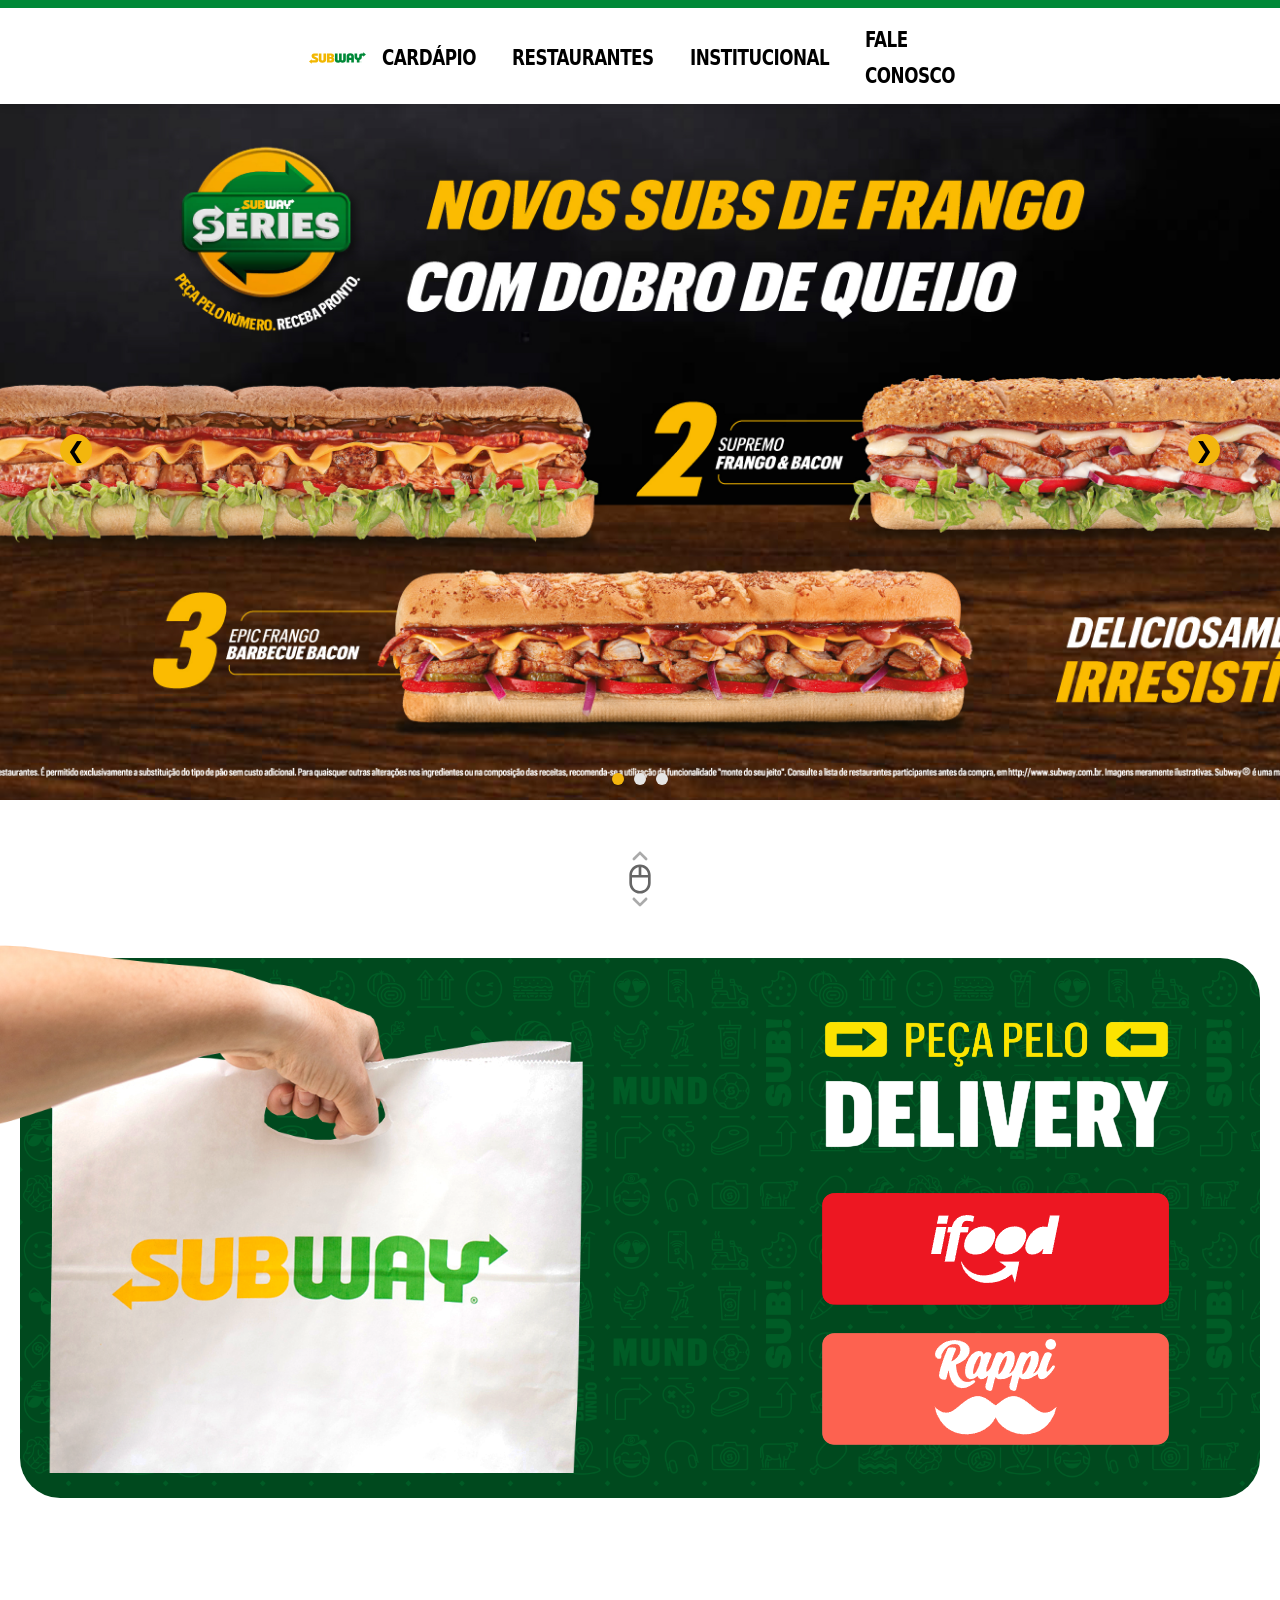
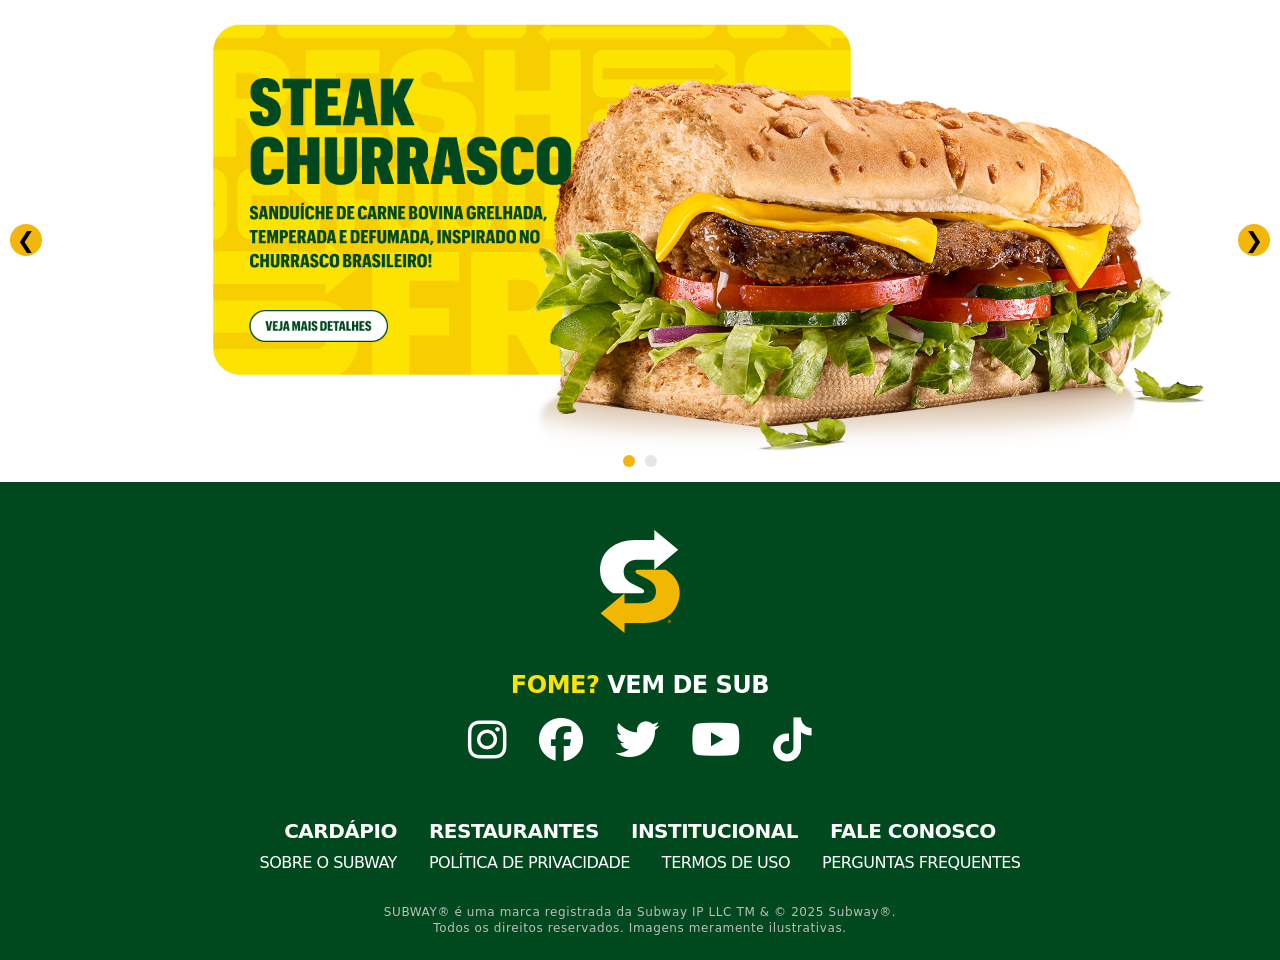
<file: index.html>
<!DOCTYPE html>
<html lang="pt-br">
<head>
    <meta charset="UTF-8">
    <meta name="viewport" content="width=device-width, initial-scale=1.0">
    <title>Inicio | Subway® Brasil</title>
    <link rel="stylesheet" href="style.css">
    <link rel="shortcut icon" href="imagens/favicon/logo.ico" type="image/x-icon">
    <link rel="stylesheet" href="https://cdnjs.cloudflare.com/ajax/libs/font-awesome/6.5.0/css/all.min.css">

</head>
<body>
    <header>
        <div class="barra-verde"></div>
        <div class="menu">
            <a href="index.html" rel="prev"><img src="imagens/logo/logo.svg" alt="Logo do site" class="logo"></a>
            <nav class="nav"> 
                <a href="cardapio.html" class="nav-a"><span>CARDÁPIO</span></a>
                <a href="https://subway.harmo.me/" target="_blank" rel="noopener" class="nav-a"><span>RESTAURANTES</span></a>
                <a href="institucional.html" class="nav-a"><span>INSTITUCIONAL</span></a>
                <a href="faleConosco.html" class="nav-a"><span>FALE CONOSCO</span></a>
            </nav>
        </div>
    </header>
    <main> 
        <div class="carrosselSuper">
            <div class="carrossel">
                <a href="https://sbw-cms.zamp.com.br//lojas_participantes_subway_series_5d742c2bdf/lojas_participantes_subway_series_5d742c2bdf.pdf" target="_blank" rel="noopener"><img src="imagens/carrossel/imgCarrossel1.jpg" class="ativa" alt="Imagem 1"></a>

                <a href="https://sbw-cms.zamp.com.br//2por2490_Lista_Restaurantes_Participantes_15_04_4_78d3f24fb4/2por2490_Lista_Restaurantes_Participantes_15_04_4_78d3f24fb4.pdf" target="_blank" rel="noopener"><img src="imagens/carrossel/imgCarrossel2.jpg" alt="Imagem 2"></a>

                <a href="https://sbw-cms.zamp.com.br//2por2490_Lista_Restaurantes_Participantes_15_04_4_78d3f24fb4/2por2490_Lista_Restaurantes_Participantes_15_04_4_78d3f24fb4.pdf" target="_blank" rel="noopener"><img src="imagens/carrossel/imgCarrossel3.jpg" alt="Imagem 3"></a>
            
                <button class="carrossel-botao esquerda">&#10094;</button>
                <button class="carrossel-botao direita">&#10095;</button>
            
                <div class="bolinhas">
                  <div class="bolinha ativa"></div>
                  <div class="bolinha"></div>
                  <div class="bolinha"></div>
                </div>
              </div>
        </div>
        <img src="imagens/mouse.svg" alt="imagem de mouse" class="mouse"> 

        <div class="container-fundoVerde">
            <img src="imagens/delivery/mao.png" alt="Mão" class="mao" width="1000" height="562.500">
            <img src="imagens/delivery/fundoVerde.jpg" alt="Fundo Verde" class="fundoVerde">
          
            <div class="lado-direito">
                <img src="imagens/delivery/tudo.png" alt="">
            </div>
        </div>

        <div class="carrossel2">
            <img src="imagens/carrossel2/imagem1.png" class="ativa" alt="Imagem 1">
            <img src="imagens/carrossel2/imagem2.png" alt="Imagem 2">

            <button class="carrossel-botao esquerda" id="btnEsquerda2">&#10094;</button>
            <button class="carrossel-botao direita" id="btnDireita2">&#10095;</button>

            <div class="bolinhas2">
                <div class="bolinha2 ativa"></div>
                <div class="bolinha2"></div>
            </div>
        </div>
    </main>  
        <footer class="footer">
            <img src="imagens/footer/logoFooter.svg" alt="" width="80" height="103">

            <p class="texto"><span class="destaque">FOME?</span> VEM DE SUB</p>

            <div class="link">
                <a href="https://www.instagram.com/subwaybrasil/" title="Instagram" target="_blank" rel="noopener"><i class="fab fa-instagram"></i></a>
                
                <a href="https://www.facebook.com/subwaybrasil" title="Facebook" target="_blank" rel="noopener"><i class="fab fa-facebook"></i></a>
                
                <a href="https://x.com/subwaybrasil" title="Twitter" target="_blank" rel="noopener"><i class="fab fa-twitter"></i></a>
                
                <a href="https://www.youtube.com/subwaybrasiloficial" title="YouTube" target="_blank" rel="noopener"><i class="fab fa-youtube"></i></a>
                
                <a href="https://www.tiktok.com/@subway.brasil?lang=pt-BR" title="TikTok" target="_blank" rel="noopener"><i class="fab fa-tiktok"></i></a>
            </div>

            <div class="opcoes">
                <a href="cardapio.html">CARDÁPIO</a>
                <a href="restaurante.html" target="_blank" rel="noopener">RESTAURANTES</a>
                <a href="institucional.html">INSTITUCIONAL</a>
                <a href="faleConosco.html">FALE CONOSCO</a>
            </div>
    
            <div class="opcoes2">
                <a href="institucional.html">SOBRE O SUBWAY</a>
                <a href="pltPriv.html">POLÍTICA DE PRIVACIDADE</a>
                <a href="termUse.html">TERMOS DE USO</a>
                <a href="faleConosco.html#perguntas-frequentes">PERGUNTAS FREQUENTES</a>
            </div>

            <p class="final">SUBWAY® é uma marca registrada da Subway IP LLC TM & © 2025 Subway®. <br>Todos os direitos reservados. Imagens meramente ilustrativas.</p>
        </footer>
</body>
<script>
    const imagens = document.querySelectorAll('.carrossel img');
    const bolinhas = document.querySelectorAll('.bolinha');
    const btnEsquerda = document.querySelector('.carrossel-botao.esquerda');
    const btnDireita = document.querySelector('.carrossel-botao.direita');
    let index = 0;
  
    function mostrarImagem(n) {
      imagens.forEach((img, i) => {
        img.classList.remove('ativa');
        bolinhas[i].classList.remove('ativa');
      });
      imagens[n].classList.add('ativa');
      bolinhas[n].classList.add('ativa');
    }
  
    function proxima() {
      index = (index + 1) % imagens.length;
      mostrarImagem(index);
    }
  
    function anterior() {
      index = (index - 1 + imagens.length) % imagens.length;
      mostrarImagem(index);
    }
  
    btnDireita.addEventListener('click', proxima);
    btnEsquerda.addEventListener('click', anterior);
    bolinhas.forEach((b, i) => b.addEventListener('click', () => {
      index = i;
      mostrarImagem(index);
    }));
  
    setInterval(proxima, 3500);

    const imagens2 = document.querySelectorAll('.carrossel2 img');
    const bolinhas2 = document.querySelectorAll('.bolinha2');
    const btnEsquerda2 = document.getElementById('btnEsquerda2');
    const btnDireita2 = document.getElementById('btnDireita2');

    let index2 = 0;

    function mostrarImagem2(n) {
    imagens2.forEach((img, i) => {
        img.classList.remove('ativa');
        bolinhas2[i].classList.remove('ativa');
    });
    imagens2[n].classList.add('ativa');
    bolinhas2[n].classList.add('ativa');
    }

    function proxima2() {
    index2 = (index2 + 1) % imagens2.length;
    mostrarImagem2(index2);
    }

    function anterior2() {
    index2 = (index2 - 1 + imagens2.length) % imagens2.length;
    mostrarImagem2(index2);
    }

    btnDireita2.addEventListener('click', proxima2);
    btnEsquerda2.addEventListener('click', anterior2);

    bolinhas2.forEach((bolinha, i) => {
    bolinha.addEventListener('click', () => {
        index2 = i;
        mostrarImagem2(index2);
    });
    });

    // auto slide, se quiser, ajusta o tempo aqui (opcional)
    setInterval(proxima2, 3500);

  </script>
</html>
</file>
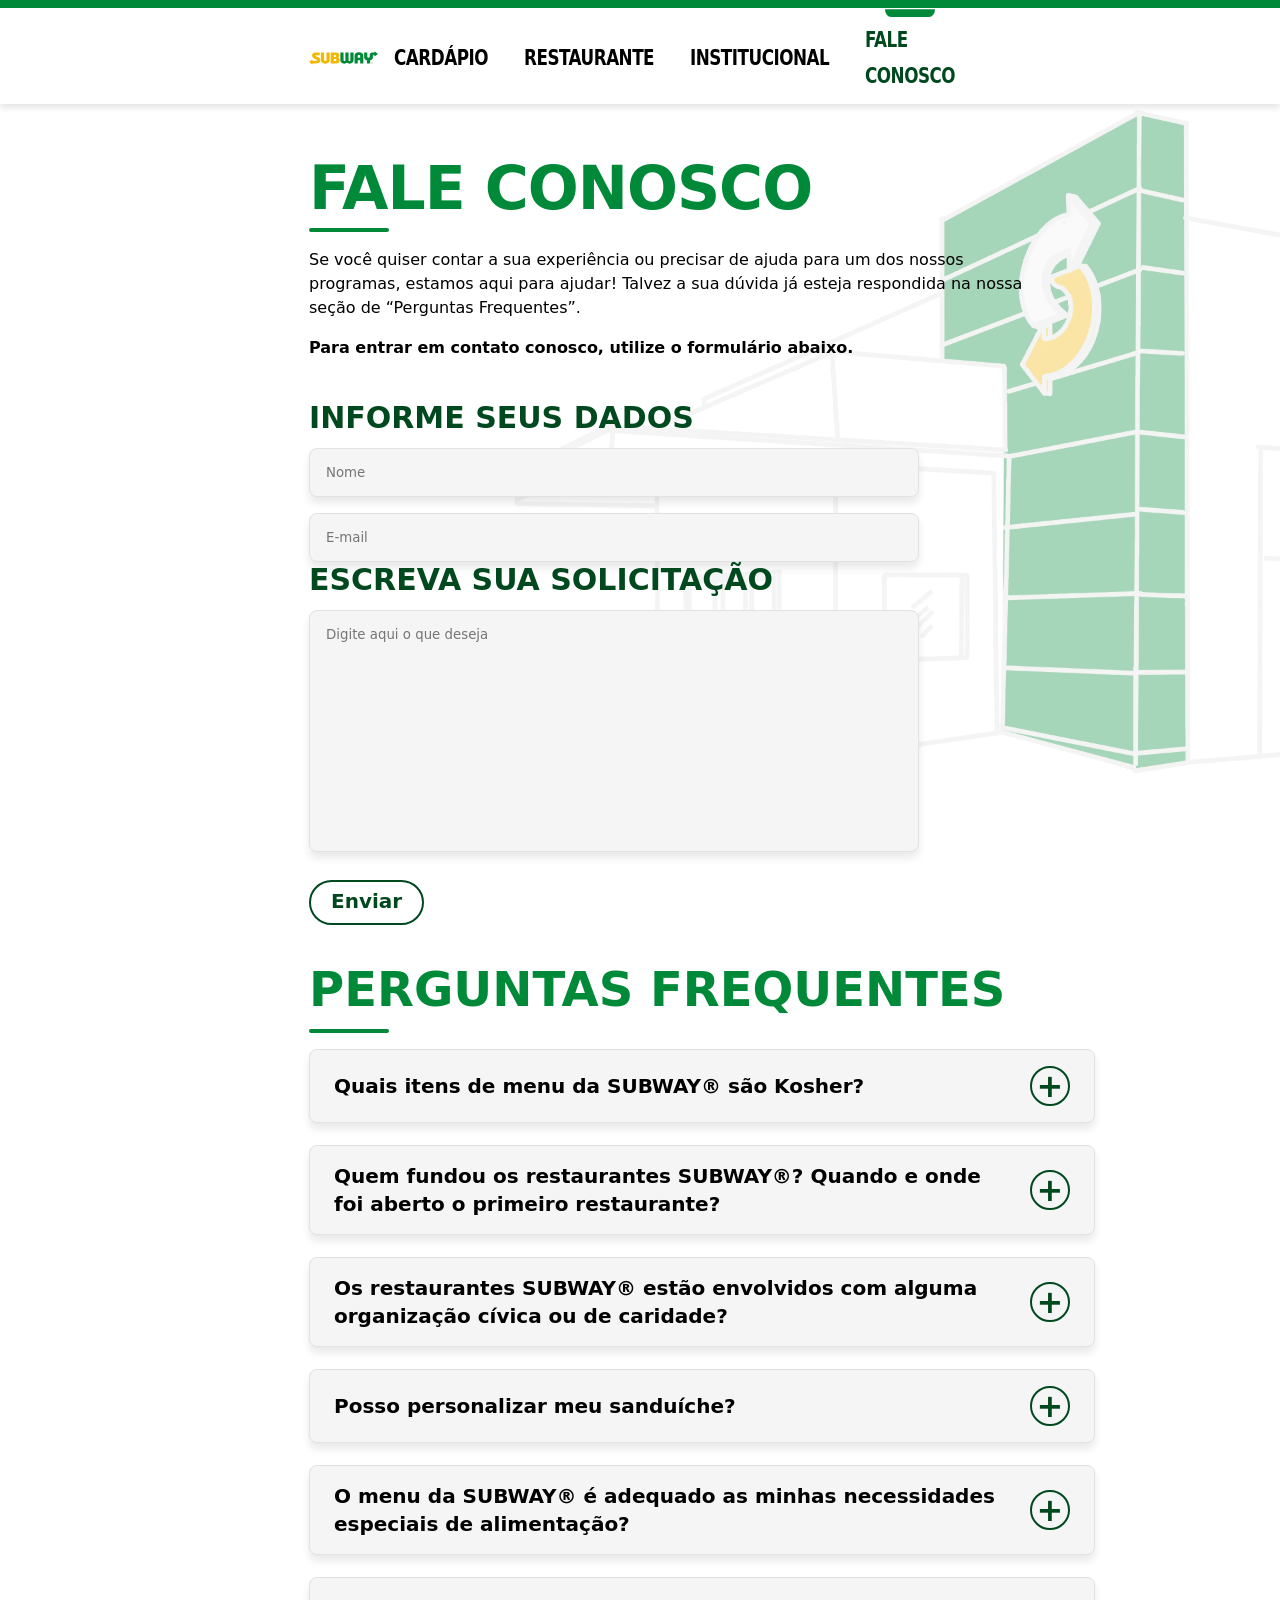
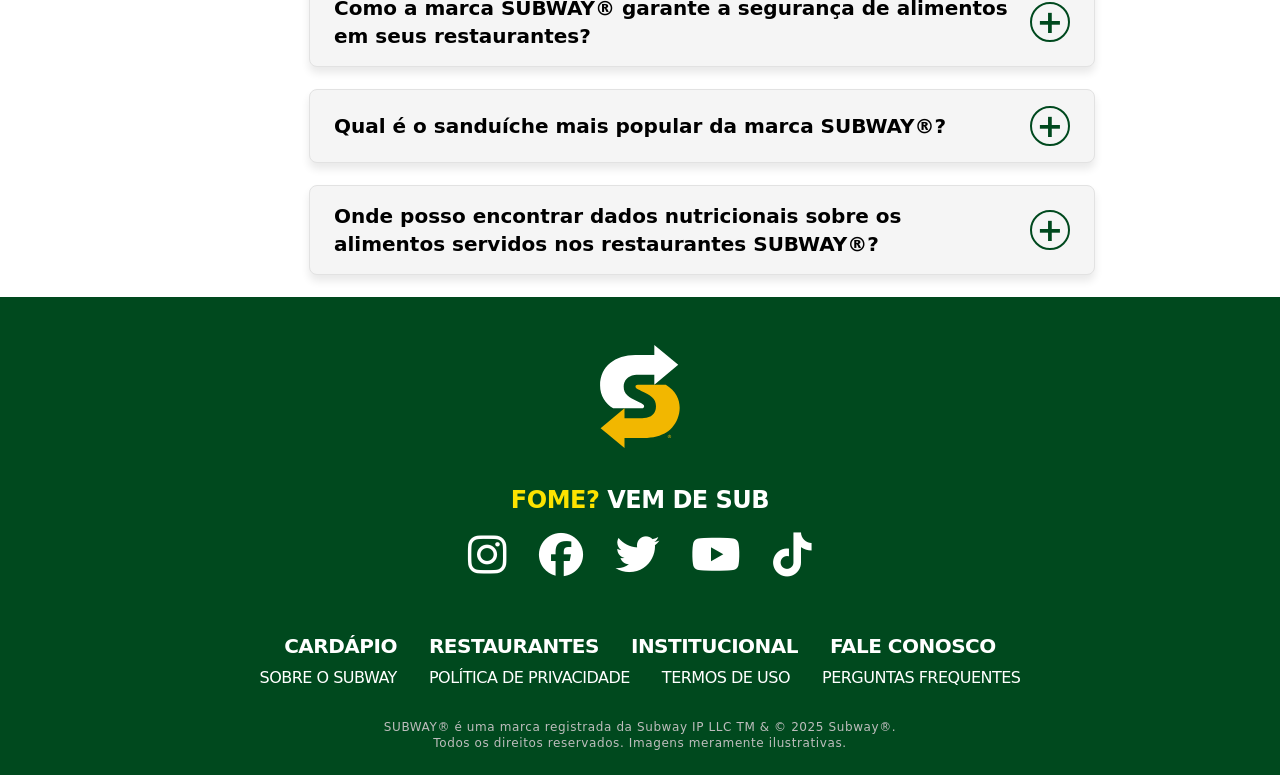
<file: faleConosco.html>
<!DOCTYPE html>
    <html lang="pt-br">
    <head>
        <meta charset="UTF-8">
        <meta name="viewport" content="width=device-width, initial-scale=1.0">
        <title>Fale Conosco | Subway® Brasil</title>
        <link rel="stylesheet" href="style.css">
        <link rel="shortcut icon" href="imagens/favicon/logo.ico" type="image/x-icon">
        <link rel="stylesheet" href="https://cdnjs.cloudflare.com/ajax/libs/font-awesome/6.5.0/css/all.min.css">

    </head>
    <body>
        <header>
            <div class="barra-verde"></div>
            <div class="menu">
                <a href="index.html" rel="prev"><img src="imagens/logo/logo.svg" alt="Logo do site" class="logo"></a>
                <nav class="nav"> 
                    <a href="cardapio.html" class="nav-a"><span>CARDÁPIO</span></a>
                    <a href="restaurante.html" target="_blank" rel="noopener" class="nav-a"><span>RESTAURANTE</span></a>
                    <a href="institucional.html" class="nav-a"><span>INSTITUCIONAL</span></a>
                    <a href="faleConosco.html" class="nav-a nav-aa active"><span>FALE CONOSCO</span></a>
                </nav>
            </div>
            </div>
        </header>

        <main>
            <div class="tudao">
                <div class="tudo">
                    <section class="contact">
                        <h1 class="titulo">FALE CONOSCO</h1>
                        <span class="linha"></span>
                        <p class="textoC">Se você quiser contar a sua experiência ou precisar de ajuda para um dos nossos programas, estamos aqui para ajudar! Talvez a sua dúvida já esteja respondida na nossa seção de “Perguntas Frequentes”.</p>
                        <p class="textoC2">Para entrar em contato conosco, utilize o formulário abaixo.</p>
                        <form action="" class="dados">
                            <label for="" class="text2">
                                INFORME SEUS DADOS
                            </label>
                                <div class="caixas">
                                    <input type="text"placeholder="Nome" class="input">
                                </div>
                                <div>
                                    <input type="text"placeholder="E-mail" class="input">
                                </div>
                            <label for="" class="text2">
                                ESCREVA SUA SOLICITAÇÃO
                            </label>
                                <div>
                                    <textarea name="text"placeholder="Digite aqui o que deseja" class="input"></textarea>
                                </div>
                            <button type="reset" class="enviar">Enviar</button>
                        </form>
                    </section>

                    <section class="quest" id="perguntas-frequentes">
                        <h1 class="titulo2">PERGUNTAS FREQUENTES</h1>
                        <span class="linha2"></span>

                        <div class="box">
                            <div class="principal">
                                <h6 class="h6">Quais itens de menu da SUBWAY® são Kosher?</h6>
                                <div class="button">+</div>
                            </div>
                            <div class="conteudo">
                                <p>Além de todos os nossos pães, vegetais, molhos e queijos, os seguintes sanduíches e saladas não contêm ingredientes suínos: Carne Supreme, Steak Churrasco, Frango Defumado, Frango Empanado, Frango Assado, Frango Grelhado, Frango Teriyaki e Sub Veg.</p>
                            </div>
                        </div>

                        <div class="box"> 
                            <div class="principal">
                                <h6 class="h6">Quem fundou os restaurantes SUBWAY®? Quando e onde foi aberto o primeiro restaurante?</h6>
                                <div class="button">+</div>
                            </div>
                            <div class="conteudo">
                                <p>Em 1965, a rede SUBWAY® foi fundada pelo Fred DeLuca, de 17 anos, juntamente com o amigo da família, Dr. Peter Buck. O primeiro restaurante foi aberto em Bridgeport, Connecticut, EUA, em 1965, e se chamava Pete's Super Submarines. A primeira franquia SUBWAY® foi aberta em Wallingford, Connecticut.</p>
                            </div>
                        </div>

                        <div class="box"> 
                            <div class="principal">
                                <h6 class="h6">Os restaurantes SUBWAY® estão envolvidos com alguma organização cívica ou de caridade?</h6>
                                <div class="button">+</div>
                            </div>
                            <div class="conteudo">
                                <p>A marca SUBWAY® está envolvida com várias organizações cívicas, educacionais e de caridade ao redor do mundo, como a United Way, March of Dimes®, Habitat for Humanity e Junior Achievement. A marca SUBWAY® também é parceira da American Heart Association e da American Red Cross, em iniciativas como redução de sódio para tornar nossas opções de menu ainda mais saudáveis. Localmente, os franqueados SUBWAY® estão envolvidos com inúmeras organizações educacionais, religiosas e comunitárias. Para informações mais específicas sobre sua cidade ou estado, consulte o restaurante SUBWAY® mais próximo de você.</p>
                            </div>
                        </div>

                        <div class="box"> 
                            <div class="principal">
                                <h6 class="h6">Posso personalizar meu sanduíche?</h6>
                                <div class="button">+</div>
                            </div>
                            <div class="conteudo">
                                <p>Sim! Você pode montar o seu sanduíche da forma que preferir!</p>
                            </div>
                        </div>

                        <div class="box"> 
                            <div class="principal">
                                <h6 class="h6">O menu da SUBWAY® é adequado as minhas necessidades especiais de alimentação?</h6>
                                <div class="button">+</div>
                            </div>
                            <div class="conteudo">
                                <p>Embora a marca SUBWAY® mantenha o mesmo menu em todo o mundo, os menus mudam para se adequar as diferentes necessidades alimentares dos consumidores e são adaptados, quando possível. Por exemplo, na Índia, onde a população é majoritariamente hindu e não come carne, ou muçulmana e não come porco, estes ingredientes foram substituídos por frango, cordeiro ou peru. E como os sanduíches SUBWAY® são feitos na hora e conforme o pedido, os clientes podem adicionar ou eliminar ingredientes com base em suas próprias necessidades alimentares.</p>
                            </div>
                        </div>

                        <div class="box"> 
                            <div class="principal">
                                <h6 class="h6">Como a marca SUBWAY® garante a segurança de alimentos em seus restaurantes?</h6>
                                <div class="button">+</div>
                            </div>
                            <div class="conteudo">
                                <p>Todos os restaurantes SUBWAY® seguem nossas políticas de altíssimo controle de qualidade sobre os alimentos preparados. Todas as franquias recebem informações sobre os procedimentos apropriados de manuseio de alimentos para treinar apropriadamente seus funcionários. Os alimentos são preparados frescos todos os dias, e as temperaturas são regularmente monitoradas. Devem ser usadas luvas durante todos os procedimentos de manuseio de alimentos.</p>
                            </div>
                        </div>

                        <div class="box"> 
                            <div class="principal">
                                <h6 class="h6">Qual é o sanduíche mais popular da marca SUBWAY®?</h6>
                                <div class="button">+</div>
                            </div>
                            <div class="conteudo">
                                <p>Entre os sanduíches favoritos da nossa lista, estão o B.M.T, Frango Teryiaki e o Frango Defumado com Cream Cheese!</p>
                            </div>
                        </div>

                        <div class="box"> 
                            <div class="principal">
                                <h6 class="h6">Onde posso encontrar dados nutricionais sobre os alimentos servidos nos restaurantes SUBWAY®?</h6>
                                <div class="button">+</div>
                            </div>
                            <div class="conteudo">
                                <p>A marca SUBWAY® facilita a escolha da refeição perfeita para você, com informações nutricionais de fácil localização em nossos restaurantes. Com uma ampla linha de sanduíches, saladas e acompanhamentos no menu SUBWAY®, é fácil criar a refeição perfeita para você e sua família.</p>
                            </div>
                        </div>

                    </section>
                </div>
            </div>
        </main>

        <footer class="footer">
            <img src="imagens/footer/logoFooter.svg" alt="" width="80" height="103">

            <p class="texto"><span class="destaque">FOME?</span> VEM DE SUB</p>

            <div class="link">
                <a href="https://www.instagram.com/subwaybrasil/" title="Instagram" target="_blank" rel="noopener"><i class="fab fa-instagram"></i></a>
                
                <a href="https://www.facebook.com/subwaybrasil" title="Facebook" target="_blank" rel="noopener"><i class="fab fa-facebook"></i></a>
                
                <a href="https://x.com/subwaybrasil" title="Twitter" target="_blank" rel="noopener"><i class="fab fa-twitter"></i></a>
                
                <a href="https://www.youtube.com/subwaybrasiloficial" title="YouTube" target="_blank" rel="noopener"><i class="fab fa-youtube"></i></a>
                
                <a href="https://www.tiktok.com/@subway.brasil?lang=pt-BR" title="TikTok" target="_blank" rel="noopener"><i class="fab fa-tiktok"></i></a>
            </div>

            <div class="opcoes">
                <a href="cardapio.html">CARDÁPIO</a>
                <a href="restaurante.html" target="_blank" rel="noopener">RESTAURANTES</a>
                <a href="institucional.html">INSTITUCIONAL</a>
                <a href="faleConosco.html">FALE CONOSCO</a>
            </div>

            <div class="opcoes2">
                <a href="institucional.html">SOBRE O SUBWAY</a>
                <a href="pltPriv.html">POLÍTICA DE PRIVACIDADE</a>
                <a href="termUse.html">TERMOS DE USO</a>
                <a href="#perguntas-frequentes">PERGUNTAS FREQUENTES</a>
            </div>

            <p class="final">SUBWAY® é uma marca registrada da Subway IP LLC TM & © 2025 Subway®. <br>Todos os direitos reservados. Imagens meramente ilustrativas.</p>
        </footer>
    </body>
    <script>
        document.querySelectorAll('.principal').forEach(principal => {
            principal.addEventListener('click', function () {
                const conteudo = this.nextElementSibling;
                const botao = this.querySelector('.button');

                conteudo.classList.toggle('ativo');
                botao.textContent = conteudo.classList.contains('ativo') ? '−' : '+';
            });
        });

    </script>
    </html>
</file>
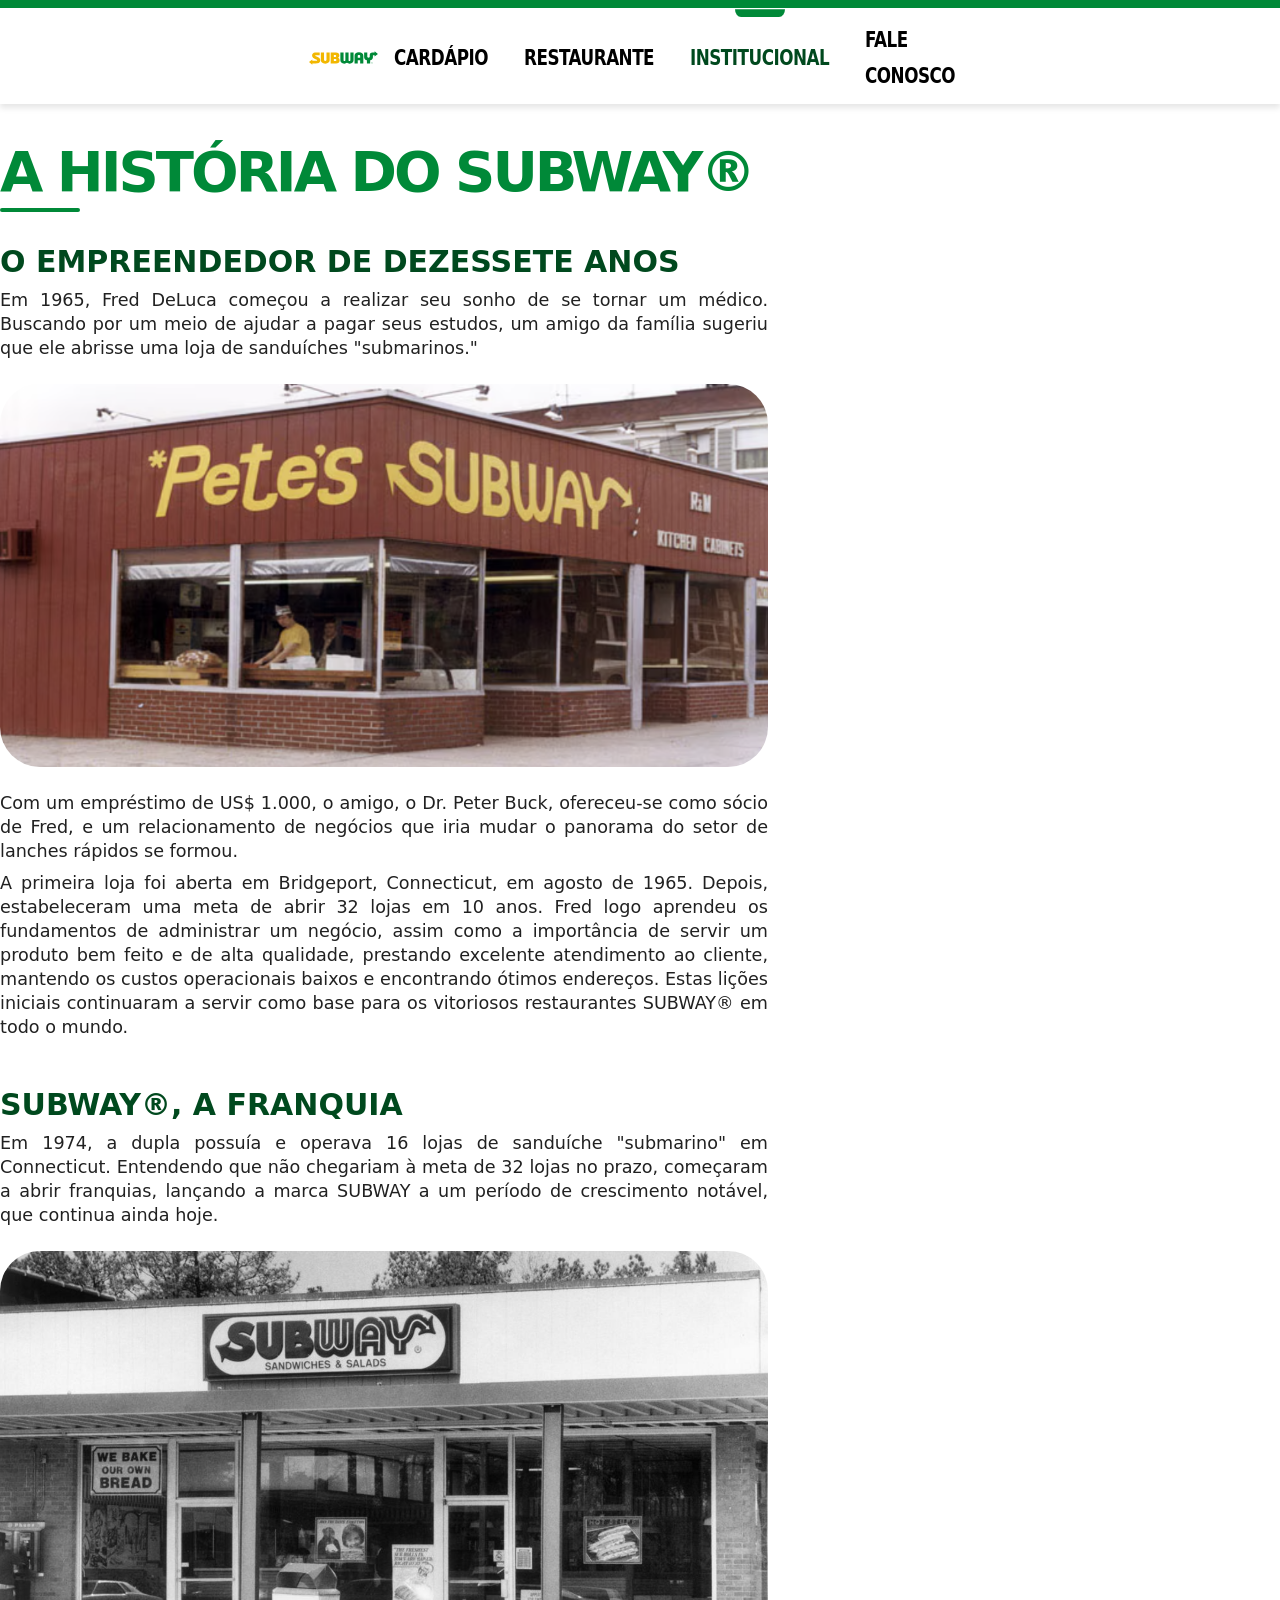
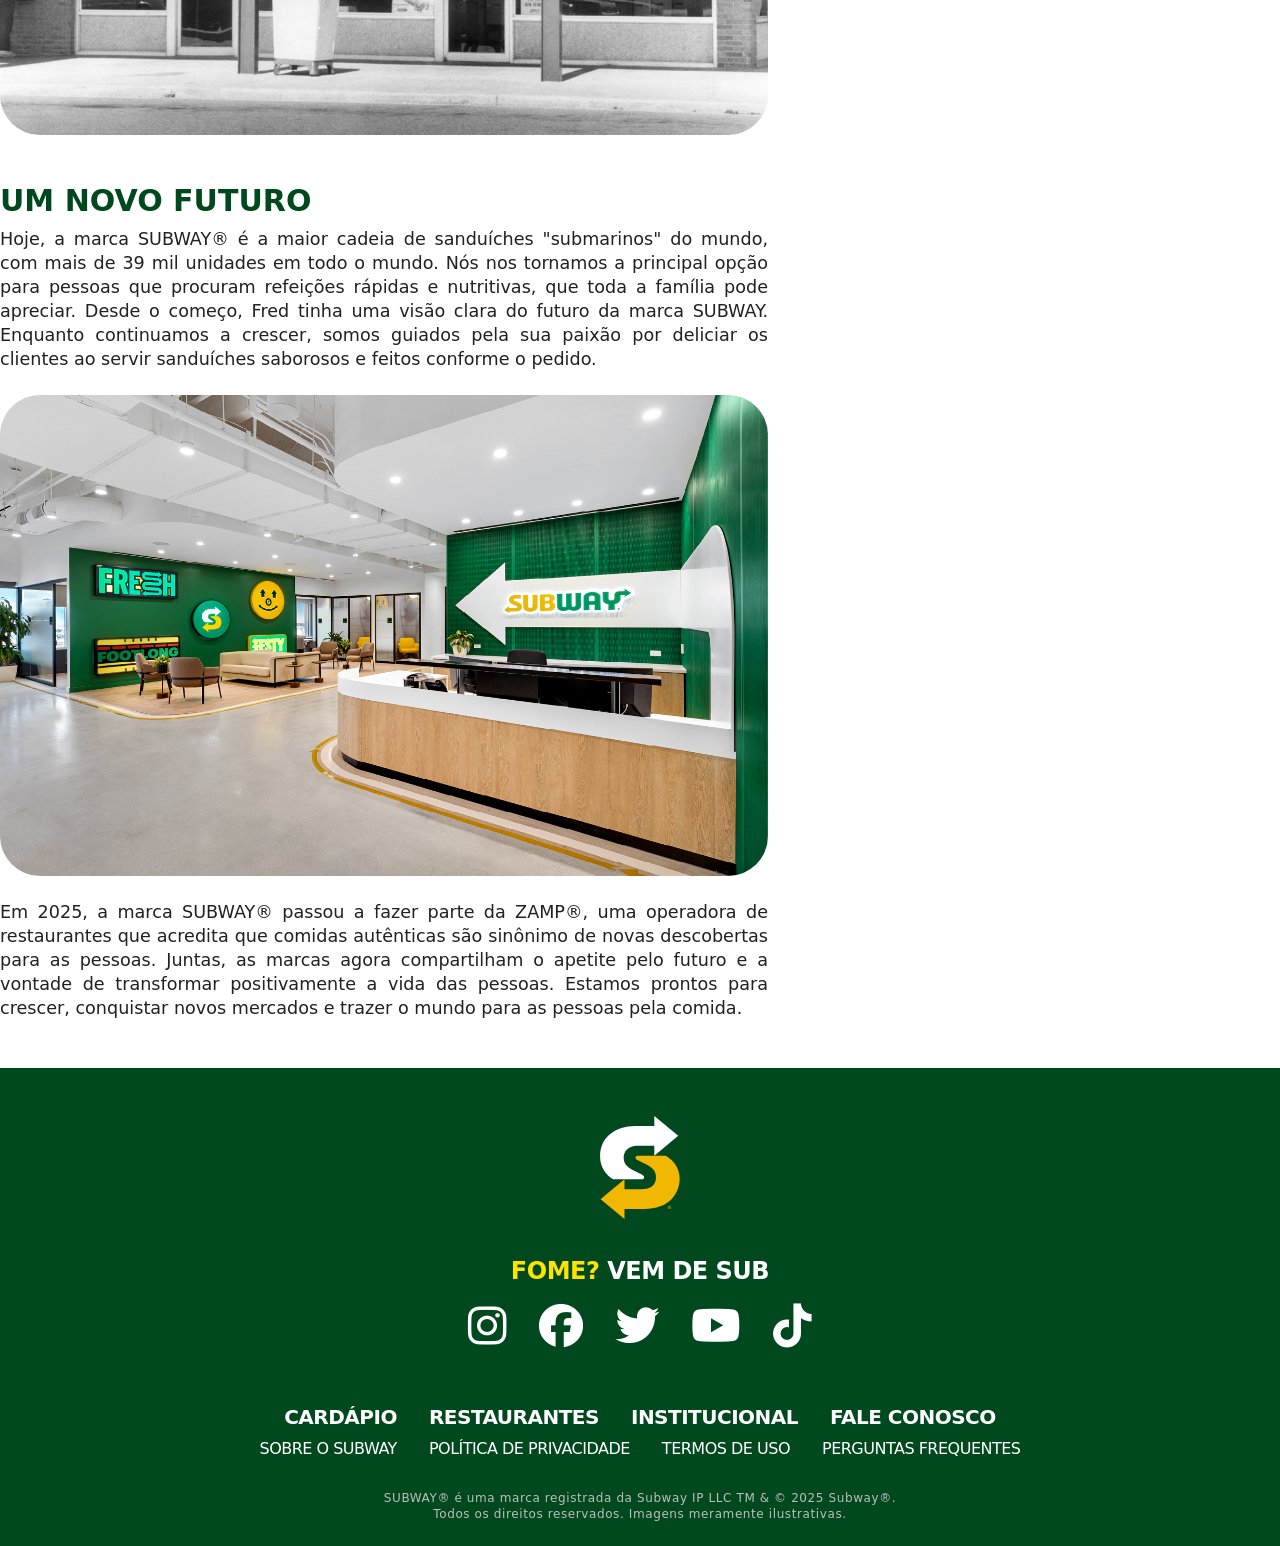
<file: institucional.html>
<!DOCTYPE html>
<html lang="pt-br">
<head>
    <meta charset="UTF-8">
    <meta name="viewport" content="width=device-width, initial-scale=1.0">
    <title>Institucional | Subway® Brasil</title>
    <link rel="stylesheet" href="style.css">
    <link rel="shortcut icon" href="imagens/favicon/logo.ico" type="image/x-icon">
    <link rel="stylesheet" href="https://cdnjs.cloudflare.com/ajax/libs/font-awesome/6.5.0/css/all.min.css">

</head>
<body>
    <header>
        <div class="barra-verde"></div>
        <div class="menu">
            <a href="index.html" rel="prev"><img src="imagens/logo/logo.svg" alt="Logo do site" class="logo"></a>
            <nav class="nav"> 
                <a href="cardapio.html" class="nav-a"><span>CARDÁPIO</span></a>
                <a href="restaurante.html" target="_blank" rel="noopener" class="nav-a"><span>RESTAURANTE</span></a>
                <a href="institucional.html" class="nav-a nav-aa active"><span>INSTITUCIONAL</span></a>
                <a href="faleConosco.html" class="nav-a"><span>FALE CONOSCO</span></a>
            </nav>
        </div>
        </div>
    </header>
    <main>
            <div class="cont">
                <div class="conteudo2">
                    <h1 class="texto3">A HISTÓRIA DO SUBWAY®</h1>
                    <span class="block"></span>

                    <div class="part">
                        <h5>O EMPREENDEDOR DE DEZESSETE ANOS</h5>
                        <p>Em 1965, Fred DeLuca começou a realizar seu sonho de se tornar um médico. Buscando por um meio de ajudar a pagar seus estudos, um amigo da família sugeriu que ele abrisse uma loja de sanduíches "submarinos."</p>
                        <img src="imagens/inst/part1.webp" alt="">
                        <p>Com um empréstimo de US$ 1.000, o amigo, o Dr. Peter Buck, ofereceu-se como sócio de Fred, e um relacionamento de negócios que iria mudar o panorama do setor de lanches rápidos se formou.</p>
                        <p>A primeira loja foi aberta em Bridgeport, Connecticut, em agosto de 1965. Depois, estabeleceram uma meta de abrir 32 lojas em 10 anos. Fred logo aprendeu os fundamentos de administrar um negócio, assim como a importância de servir um produto bem feito e de alta qualidade, prestando excelente atendimento ao cliente, mantendo os custos operacionais baixos e encontrando ótimos endereços. Estas lições iniciais continuaram a servir como base para os vitoriosos restaurantes SUBWAY® em todo o mundo.</p>
                    </div>

                    <div class="part">
                        <h5>SUBWAY®, A FRANQUIA</h5>
                        <p>Em 1974, a dupla possuía e operava 16 lojas de sanduíche "submarino" em Connecticut. Entendendo que não chegariam à meta de 32 lojas no prazo, começaram a abrir franquias, lançando a marca SUBWAY a um período de crescimento notável, que continua ainda hoje.</p>
                        <img src="imagens/inst/part2.webp" alt="">
                    </div>

                    <div class="part">
                        <h5>UM NOVO FUTURO</h5>
                        <p>Hoje, a marca SUBWAY® é a maior cadeia de sanduíches "submarinos" do mundo, com mais de 39 mil unidades em todo o mundo. Nós nos tornamos a principal opção para pessoas que procuram refeições rápidas e nutritivas, que toda a família pode apreciar. Desde o começo, Fred tinha uma visão clara do futuro da marca SUBWAY. Enquanto continuamos a crescer, somos guiados pela sua paixão por deliciar os clientes ao servir sanduíches saborosos e feitos conforme o pedido.</p>
                        <img src="imagens/inst/part3.webp" alt="">
                        <p>Em 2025, a marca SUBWAY® passou a fazer parte da ZAMP®, uma operadora de restaurantes que acredita que comidas autênticas são sinônimo de novas descobertas para as pessoas. Juntas, as marcas agora compartilham o apetite pelo futuro e a vontade de transformar positivamente a vida das pessoas. Estamos prontos para crescer, conquistar novos mercados e trazer o mundo para as pessoas pela comida.</p>
                    </div>
                </div>
            </div>
        </div>
    </main>
    <footer class="footer">
        <img src="imagens/footer/logoFooter.svg" alt="" width="80" height="103">

        <p class="texto"><span class="destaque">FOME?</span> VEM DE SUB</p>

        <div class="link">
            <a href="https://www.instagram.com/subwaybrasil/" title="Instagram" target="_blank" rel="noopener"><i class="fab fa-instagram"></i></a>
            
            <a href="https://www.facebook.com/subwaybrasil" title="Facebook" target="_blank" rel="noopener"><i class="fab fa-facebook"></i></a>
            
            <a href="https://x.com/subwaybrasil" title="Twitter" target="_blank" rel="noopener"><i class="fab fa-twitter"></i></a>
            
            <a href="https://www.youtube.com/subwaybrasiloficial" title="YouTube" target="_blank" rel="noopener"><i class="fab fa-youtube"></i></a>
            
            <a href="https://www.tiktok.com/@subway.brasil?lang=pt-BR" title="TikTok" target="_blank" rel="noopener"><i class="fab fa-tiktok"></i></a>
        </div>

        <div class="opcoes">
            <a href="cardapio.html">CARDÁPIO</a>
            <a href="restaurante.html" target="_blank" rel="noopener">RESTAURANTES</a>
            <a href="institucional.html">INSTITUCIONAL</a>
            <a href="faleConosco.html">FALE CONOSCO</a>
        </div>

        <div class="opcoes2">
            <a href="institucional.html">SOBRE O SUBWAY</a>
            <a href="pltPriv.html">POLÍTICA DE PRIVACIDADE</a>
            <a href="termUse.html">TERMOS DE USO</a>
            <a href="#perguntas-frequentes">PERGUNTAS FREQUENTES</a>
        </div>

        <p class="final">SUBWAY® é uma marca registrada da Subway IP LLC TM & © 2025 Subway®. <br>Todos os direitos reservados. Imagens meramente ilustrativas.</p>
    </footer>
</body>
</html>
</file>
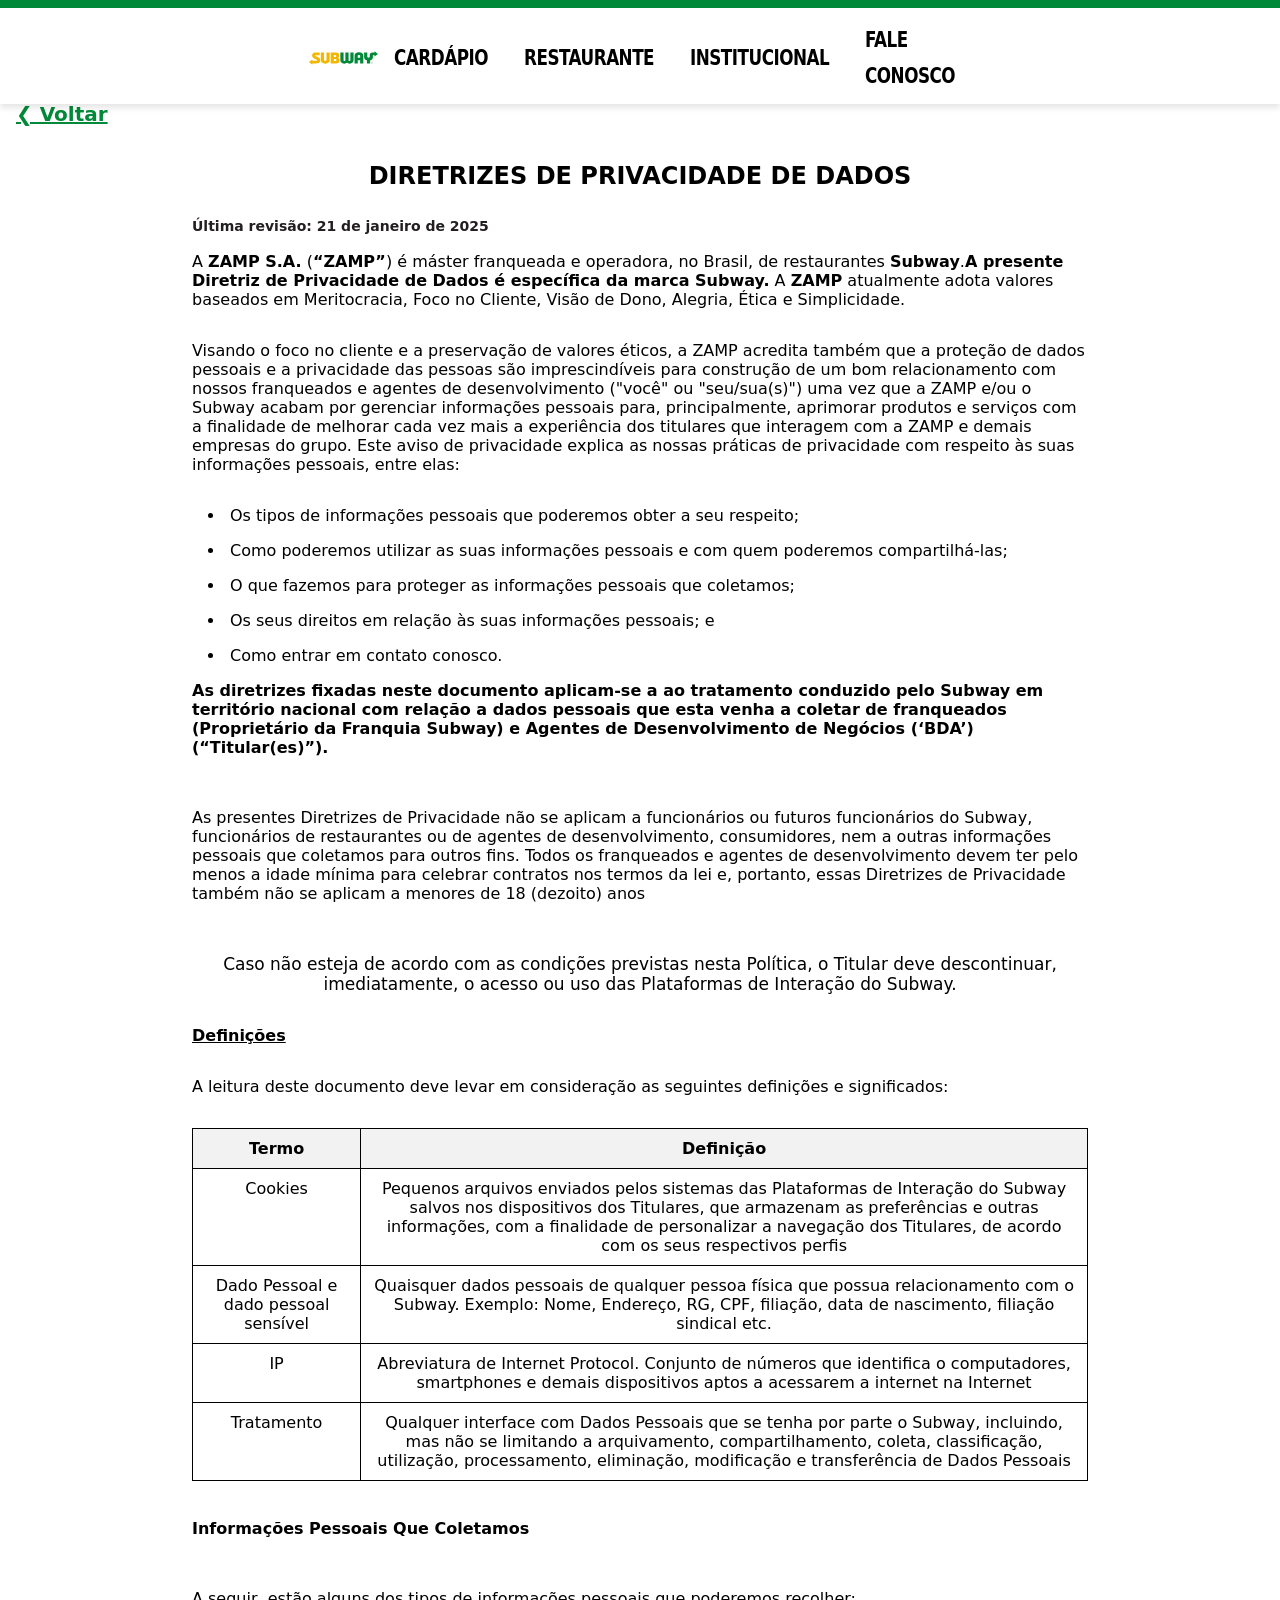
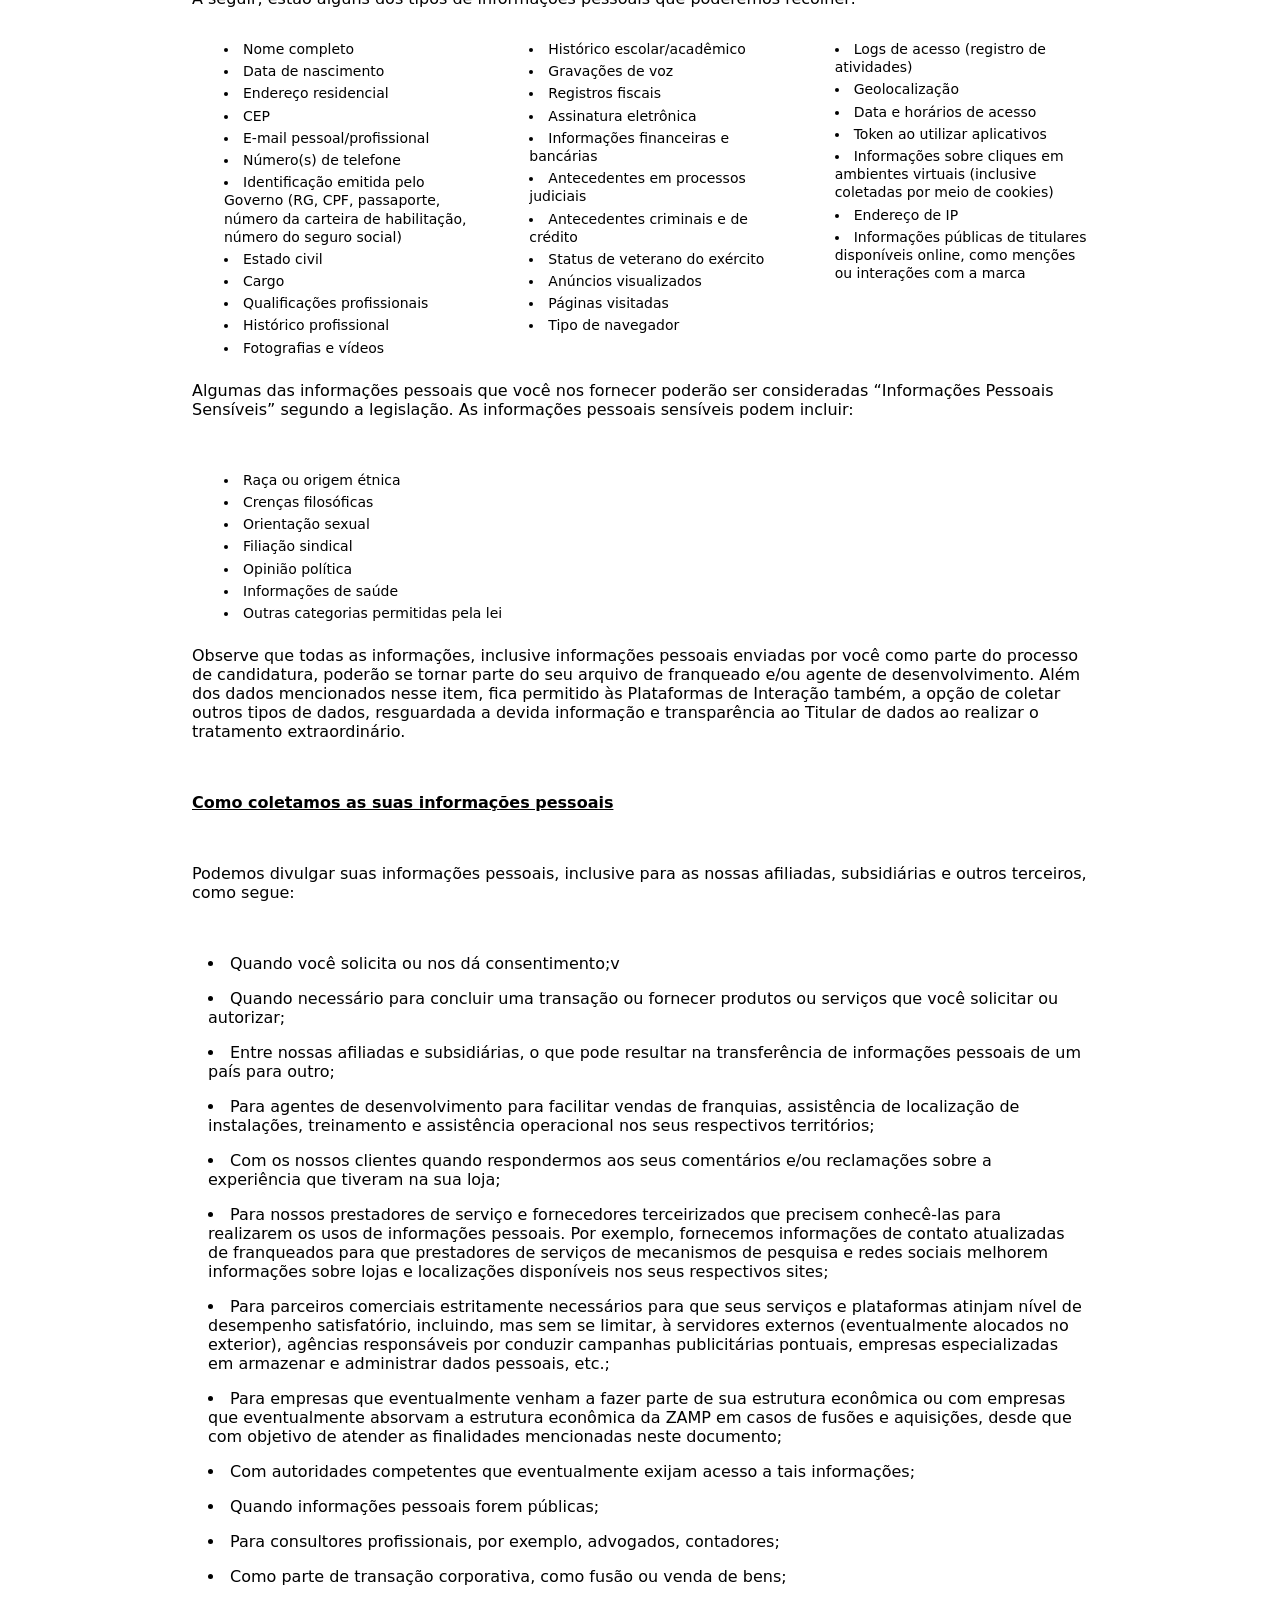
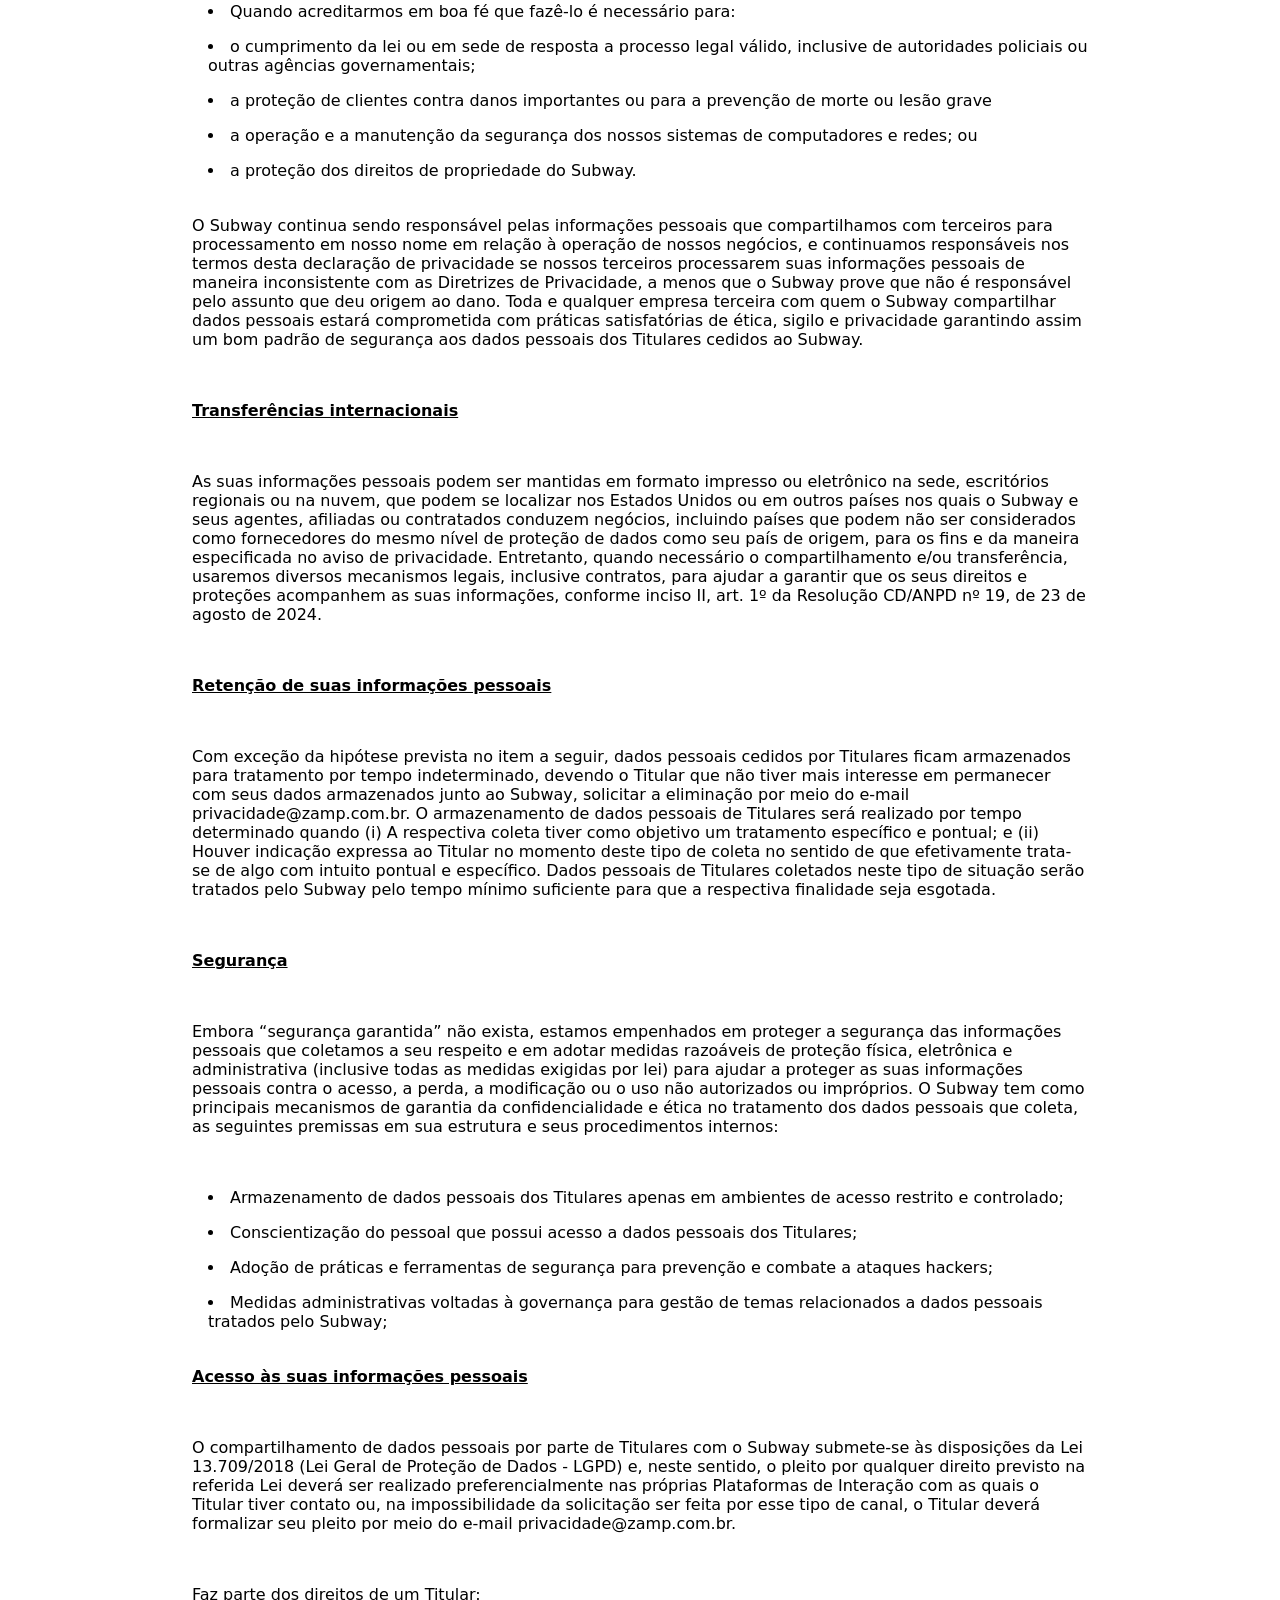
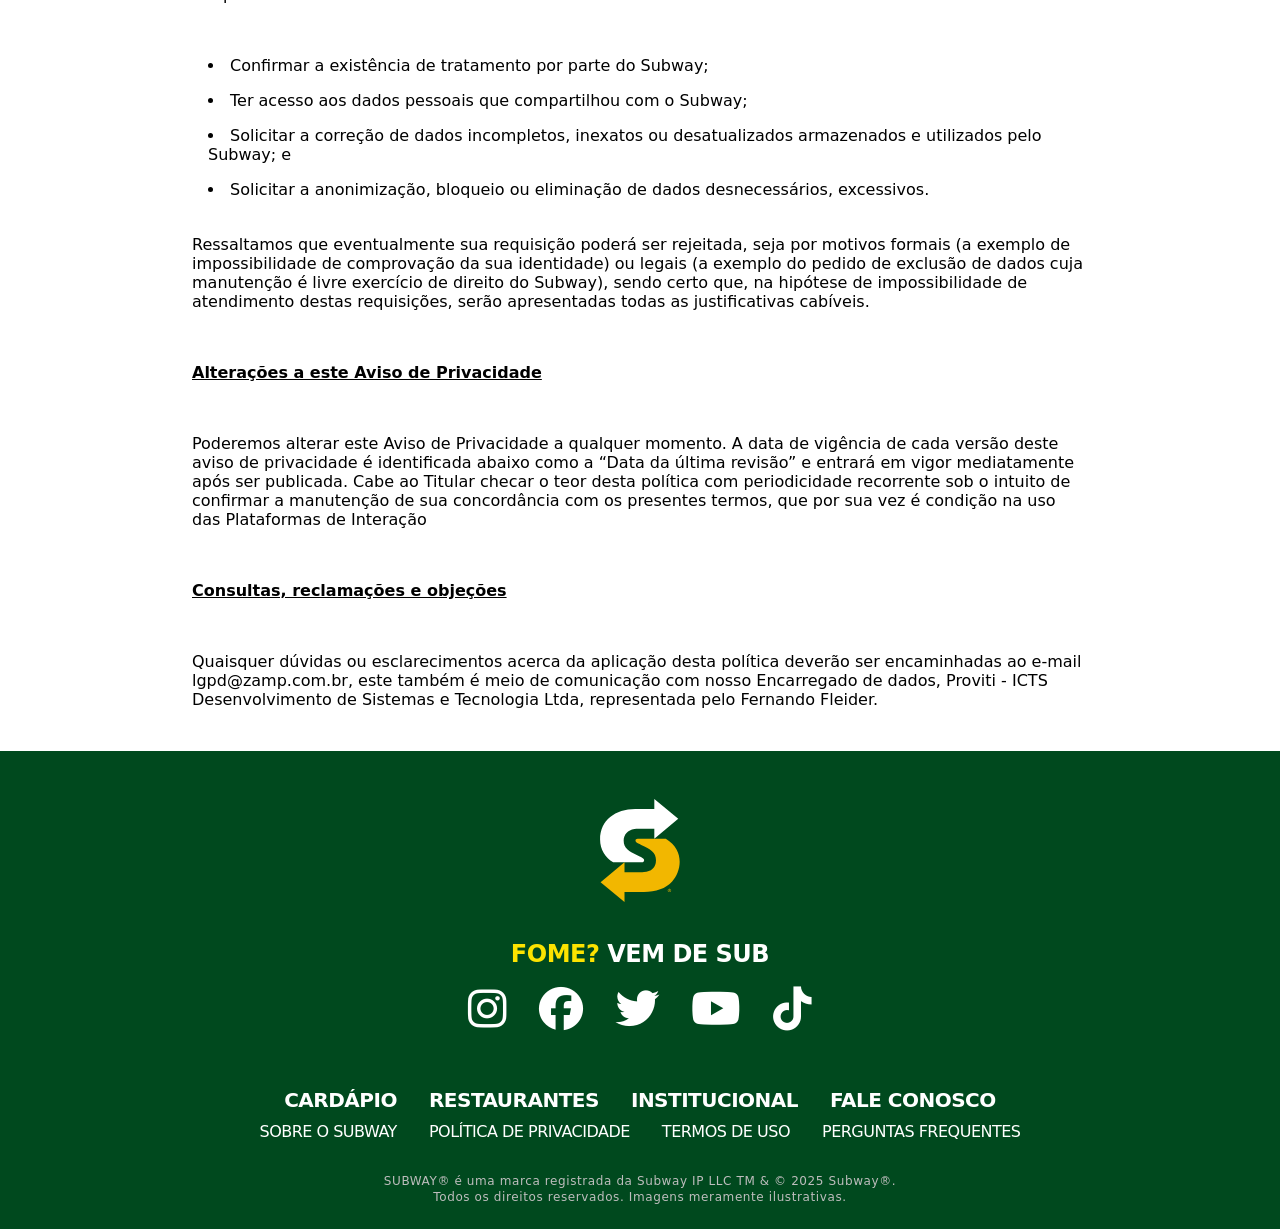
<file: pltPriv.html>
<!DOCTYPE html>
<html lang="pt-br">
<head>
    <meta charset="UTF-8">
    <meta name="viewport" content="width=device-width, initial-scale=1.0">
    <title>Política de Privacidade | Subway® Brasil</title>
    <link rel="stylesheet" href="style.css">
    <link rel="shortcut icon" href="imagens/favicon/logo.ico" type="image/x-icon">
    <link rel="stylesheet" href="https://cdnjs.cloudflare.com/ajax/libs/font-awesome/6.5.0/css/all.min.css">

</head>
<body>
    <header>
        <div class="barra-verde"></div>
        <div class="menu">
            <a href="index.html" rel="prev"><img src="imagens/logo/logo.svg" alt="Logo do site" class="logo"></a>
            <nav class="nav"> 
                <a href="cardapio.html" class="nav-a"><span>CARDÁPIO</span></a>
                <a href="restaurante.html" target="_blank" rel="noopener" class="nav-a"><span>RESTAURANTE</span></a>
                <a href="institucional.html" class="nav-a"><span>INSTITUCIONAL</span></a>
                <a href="faleConosco.html" class="nav-a"><span>FALE CONOSCO</span></a>
            </nav>
        </div>
        </div>
    </header>
    <main>
        <div class="max">
            <div class="minn">
                <a href="javascript:history.back()" class="btn-voltar">&#10094;  Voltar</a>

                <div class="cont2">
                    <div class="textCenter">
                        <h2>DIRETRIZES DE PRIVACIDADE DE DADOS</h2>
                        <h5>Última revisão: 21 de janeiro de 2025</h5>
                    </div>
                    <p>A <b>ZAMP S.A.</b> (<b>“ZAMP”</b>) é máster franqueada e operadora, no Brasil, de restaurantes <b>Subway</b>.<b>A presente Diretriz de Privacidade de Dados é específica da marca Subway.</b> A <b>ZAMP</b> atualmente adota valores baseados em Meritocracia, Foco no Cliente, Visão de Dono, Alegria, Ética e Simplicidade.</p>
                    <p>Visando o foco no cliente e a preservação de valores éticos, a ZAMP acredita também que a proteção de dados pessoais e a privacidade das pessoas são imprescindíveis para construção de um bom relacionamento com nossos franqueados e agentes de desenvolvimento ("você" ou "seu/sua(s)") uma vez que a ZAMP e/ou o Subway acabam por gerenciar informações pessoais para, principalmente, aprimorar produtos e serviços com a finalidade de melhorar cada vez mais a experiência dos titulares que interagem com a ZAMP e demais empresas do grupo. Este aviso de privacidade explica as nossas práticas de privacidade com respeito às suas informações pessoais, entre elas:</p>
                    <ul>
                        <li>Os tipos de informações pessoais que poderemos obter a seu respeito;</li>
                        <li>Como poderemos utilizar as suas informações pessoais e com quem poderemos compartilhá-las;</li>
                        <li>O que fazemos para proteger as informações pessoais que coletamos;</li>
                        <li>Os seus direitos em relação às suas informações pessoais; e</li>
                        <li>Como entrar em contato conosco.</li>
                    </ul>
                    <p class="text1">As diretrizes fixadas neste documento aplicam-se a ao tratamento conduzido pelo Subway em território nacional com relação a dados pessoais que esta venha a coletar de franqueados (Proprietário da Franquia Subway) e Agentes de Desenvolvimento de Negócios (‘BDA’) (“Titular(es)”).</p>
                    <br>
                        <p>As presentes Diretrizes de Privacidade não se aplicam a funcionários ou futuros funcionários do Subway, funcionários de restaurantes ou de agentes de desenvolvimento, consumidores, nem a outras informações pessoais que coletamos para outros fins. Todos os franqueados e agentes de desenvolvimento devem ter pelo menos a idade mínima para celebrar contratos nos termos da lei e, portanto, essas Diretrizes de Privacidade também não se aplicam a menores de 18 (dezoito) anos</p>
                        <br>
                        <p class="tamanho1">Caso não esteja de acordo com as condições previstas nesta Política, o Titular deve descontinuar, imediatamente, o acesso ou uso das Plataformas de Interação do Subway.</p>

                        <p class="def1">Definições</p>

                        <p>A leitura deste documento deve levar em consideração as seguintes definições e significados:</p>

                        <table>
                            <thead>
                              <tr>
                                <th>Termo</th>
                                <th class="dcenter">Definição</th>
                              </tr>
                            </thead>
                            <tbody>
                              <tr>
                                <td>Cookies</td>
                                <td>
                                  Pequenos arquivos enviados pelos sistemas das Plataformas de Interação do Subway salvos nos dispositivos dos Titulares, que armazenam as preferências e outras informações, com a finalidade de personalizar a navegação dos Titulares, de acordo com os seus respectivos perfis
                                </td>
                              </tr>
                              <tr>
                                <td>Dado Pessoal e dado pessoal sensível</td>
                                <td>
                                  Quaisquer dados pessoais de qualquer pessoa física que possua relacionamento com o Subway. Exemplo: Nome, Endereço, RG, CPF, filiação, data de nascimento, filiação sindical etc.
                                </td>
                              </tr>
                              <tr>
                                <td>IP</td>
                                <td>
                                  Abreviatura de Internet Protocol. Conjunto de números que identifica o computadores, smartphones e demais dispositivos aptos a acessarem a internet na Internet
                                </td>
                              </tr>
                              <tr>
                                <td>Tratamento</td>
                                <td>
                                  Qualquer interface com Dados Pessoais que se tenha por parte o Subway, incluindo, mas não se limitando a arquivamento, compartilhamento, coleta, classificação, utilização, processamento, eliminação, modificação e transferência de Dados Pessoais
                                </td>
                              </tr>
                            </tbody>
                          </table>
                          <br> 
                          <br>
                          <p id="inf1"><strong>Informações Pessoais Que Coletamos</strong></p>
                          <br>
                          <p>A seguir, estão alguns dos tipos de informações pessoais que poderemos recolher:</p>
                        
                        <div class="info-container">
                             <ul class="info-col">
                                <li>Nome completo</li>
                                <li>Data de nascimento</li>
                                <li>Endereço residencial</li>
                                <li>CEP</li>
                                <li>E-mail pessoal/profissional</li>
                                <li>Número(s) de telefone</li>
                                <li>Identificação emitida pelo Governo (RG, CPF, passaporte, número da carteira de habilitação, número do seguro social)</li>
                                <li>Estado civil</li>
                                <li>Cargo</li>
                                <li>Qualificações profissionais</li>
                                <li>Histórico profissional</li>
                                <li>Fotografias e vídeos</li>
                            </ul>
  
                             <ul class="info-col">
                                <li>Histórico escolar/acadêmico</li>
                                <li>Gravações de voz</li>
                                <li>Registros fiscais</li>
                                <li>Assinatura eletrônica</li>
                                <li>Informações financeiras e bancárias</li>
                                <li>Antecedentes em processos judiciais</li>
                                <li>Antecedentes criminais e de crédito</li>
                                <li>Status de veterano do exército</li>
                                <li>Anúncios visualizados</li>
                                <li>Páginas visitadas</li>
                                <li>Tipo de navegador</li>
                            </ul>
  
                             <ul class="info-col">
                                <li>Logs de acesso (registro de atividades)</li>
                                <li>Geolocalização</li>
                                <li>Data e horários de acesso</li>
                                <li>Token ao utilizar aplicativos</li>
                                <li>Informações sobre cliques em ambientes virtuais (inclusive coletadas por meio de cookies)</li>
                                <li>Endereço de IP</li>
                                <li>Informações públicas de titulares disponíveis online, como menções ou interações com a marca</li>
                             </ul>

                             <p>
                                Algumas das informações pessoais que você nos fornecer poderão ser consideradas “Informações Pessoais Sensíveis” segundo a legislação. As informações pessoais sensíveis podem incluir:
                              </p>
                              
                              <ul class="info-col">
                                <li>Raça ou origem étnica</li>
                                <li>Crenças filosóficas</li>
                                <li>Orientação sexual</li>
                                <ul class="info-col"></ul>
                                <li>Filiação sindical</li>
                                <li>Opinião política</li>
                                <ul class="info-col"></ul>
                                <li>Informações de saúde</li>
                                <li>Outras categorias permitidas pela lei</li>
                              </ul>

                              <p>Observe que todas as informações, inclusive informações pessoais enviadas por você como parte do processo de candidatura, poderão se tornar parte do seu arquivo de franqueado e/ou agente de desenvolvimento.

                                Além dos dados mencionados nesse item, fica permitido às Plataformas de Interação também, a opção de coletar outros tipos de dados, resguardada a devida informação e transparência ao Titular de dados ao realizar o tratamento extraordinário.</p>

                                <p class="def1">Como coletamos as suas informações pessoais</p>

                                <p>Podemos divulgar suas informações pessoais, inclusive para as nossas afiliadas, subsidiárias e outros terceiros, como segue:</p>

                                <div>
                                    <ul>
                                        <li>Quando você solicita ou nos dá consentimento;v</li>
                                        <li>Quando necessário para concluir uma transação ou fornecer produtos ou serviços que você solicitar ou autorizar;</li>
                                        <li>Entre nossas afiliadas e subsidiárias, o que pode resultar na transferência de informações pessoais de um país para outro;</li>
                                        <li>Para agentes de desenvolvimento para facilitar vendas de franquias, assistência de localização de instalações, treinamento e assistência operacional nos seus respectivos territórios;</li>
                                        <li>Com os nossos clientes quando respondermos aos seus comentários e/ou reclamações sobre a experiência que tiveram na sua loja;</li>
                                        <li>Para nossos prestadores de serviço e fornecedores terceirizados que precisem conhecê-las para realizarem os usos de informações pessoais. Por exemplo, fornecemos informações de contato atualizadas de franqueados para que prestadores de serviços de mecanismos de pesquisa e redes sociais melhorem informações sobre lojas e localizações disponíveis nos seus respectivos sites;</li>
                                        <li>Para parceiros comerciais estritamente necessários para que seus serviços e plataformas atinjam nível de desempenho satisfatório, incluindo, mas sem se limitar, à servidores externos (eventualmente alocados no exterior), agências responsáveis por conduzir campanhas publicitárias pontuais, empresas especializadas em armazenar e administrar dados pessoais, etc.;</li>
                                        <li>Para empresas que eventualmente venham a fazer parte de sua estrutura econômica ou com empresas que eventualmente absorvam a estrutura econômica da ZAMP em casos de fusões e aquisições, desde que com objetivo de atender as finalidades mencionadas neste documento;</li>
                                        <li>Com autoridades competentes que eventualmente exijam acesso a tais informações;</li>
                                        <li>Quando informações pessoais forem públicas;</li>
                                        <li>Para consultores profissionais, por exemplo, advogados, contadores;</li>
                                        <li>Como parte de transação corporativa, como fusão ou venda de bens;</li>
                                        <li>Quando acreditarmos em boa fé que fazê-lo é necessário para:</li>
                                    </ul>
                                    
                                    <ul class="center1">
                                        <li>o cumprimento da lei ou em sede de resposta a processo legal válido, inclusive de autoridades policiais ou outras agências governamentais;</li>
                                        <li>a proteção de clientes contra danos importantes ou para a prevenção de morte ou lesão grave</li>
                                        <li>a operação e a manutenção da segurança dos nossos sistemas de computadores e redes; ou</li>
                                        <li>a proteção dos direitos de propriedade do Subway.</li>
                                    </ul>
                                </div>

                                <p>O Subway continua sendo responsável pelas informações pessoais que compartilhamos com terceiros para processamento em nosso nome em relação à operação de nossos negócios, e continuamos responsáveis nos termos desta declaração de privacidade se nossos terceiros processarem suas informações pessoais de maneira inconsistente com as Diretrizes de Privacidade, a menos que o Subway prove que não é responsável pelo assunto que deu origem ao dano.

                                    Toda e qualquer empresa terceira com quem o Subway compartilhar dados pessoais estará comprometida com práticas satisfatórias de ética, sigilo e privacidade garantindo assim um bom padrão de segurança aos dados pessoais dos Titulares cedidos ao Subway.</p>

                                    <p class="def1">Transferências internacionais</p>

                                    <p>As suas informações pessoais podem ser mantidas em formato impresso ou eletrônico na sede, escritórios regionais ou na nuvem, que podem se localizar nos Estados Unidos ou em outros países nos quais o Subway e seus agentes, afiliadas ou contratados conduzem negócios, incluindo países que podem não ser considerados como fornecedores do mesmo nível de proteção de dados como seu país de origem, para os fins e da maneira especificada no aviso de privacidade. Entretanto, quando necessário o compartilhamento e/ou transferência, usaremos diversos mecanismos legais, inclusive contratos, para ajudar a garantir que os seus direitos e proteções acompanhem as suas informações, conforme inciso II, art. 1º da Resolução CD/ANPD nº 19, de 23 de agosto de 2024.</p>

                                   <p class="def1">Retenção de suas informações pessoais</p>

                                   <p>Com exceção da hipótese prevista no item a seguir, dados pessoais cedidos por Titulares ficam armazenados para tratamento por tempo indeterminado, devendo o Titular que não tiver mais interesse em permanecer com seus dados armazenados junto ao Subway, solicitar a eliminação por meio do e-mail privacidade@zamp.com.br.

                                    O armazenamento de dados pessoais de Titulares será realizado por tempo determinado quando (i) A respectiva coleta tiver como objetivo um tratamento específico e pontual; e (ii) Houver indicação expressa ao Titular no momento deste tipo de coleta no sentido de que efetivamente trata-se de algo com intuito pontual e específico. Dados pessoais de Titulares coletados neste tipo de situação serão tratados pelo Subway pelo tempo mínimo suficiente para que a respectiva finalidade seja esgotada.</p>

                                   <p class="def1">Segurança</p>

                                   <p>Embora “segurança garantida” não exista, estamos empenhados em proteger a segurança das informações pessoais que coletamos a seu respeito e em adotar medidas razoáveis de proteção física, eletrônica e administrativa (inclusive todas as medidas exigidas por lei) para ajudar a proteger as suas informações pessoais contra o acesso, a perda, a modificação ou o uso não autorizados ou impróprios.

                                    O Subway tem como principais mecanismos de garantia da confidencialidade e ética no tratamento dos dados pessoais que coleta, as seguintes premissas em sua estrutura e seus procedimentos internos:</p>

                                    <ul>
                                        <li>Armazenamento de dados pessoais dos Titulares apenas em ambientes de acesso restrito e controlado;</li>
                                        <li>Conscientização do pessoal que possui acesso a dados pessoais dos Titulares;</li>
                                        <li>Adoção de práticas e ferramentas de segurança para prevenção e combate a ataques hackers;</li>
                                        <li>Medidas administrativas voltadas à governança para gestão de temas relacionados a dados pessoais tratados pelo Subway;</li>
                                    </ul>

                                    <p class="def1">Acesso às suas informações pessoais</p>

                                    <p>O compartilhamento de dados pessoais por parte de Titulares com o Subway submete-se às disposições da Lei 13.709/2018 (Lei Geral de Proteção de Dados - LGPD) e, neste sentido, o pleito por qualquer direito previsto na referida Lei deverá ser realizado preferencialmente nas próprias Plataformas de Interação com as quais o Titular tiver contato ou, na impossibilidade da solicitação ser feita por esse tipo de canal, o Titular deverá formalizar seu pleito por meio do e-mail privacidade@zamp.com.br.</p>

                                    <p>Faz parte dos direitos de um Titular:</p>

                                    <ul>
                                        <li>Confirmar a existência de tratamento por parte do Subway;</li>
                                        <li>Ter acesso aos dados pessoais que compartilhou com o Subway;</li>
                                        <li>Solicitar a correção de dados incompletos, inexatos ou desatualizados armazenados e utilizados pelo Subway; e</li>
                                        <li>Solicitar a anonimização, bloqueio ou eliminação de dados desnecessários, excessivos.</li>
                                    </ul>

                                    <p>Ressaltamos que eventualmente sua requisição poderá ser rejeitada, seja por motivos formais (a exemplo de impossibilidade de comprovação da sua identidade) ou legais (a exemplo do pedido de exclusão de dados cuja manutenção é livre exercício de direito do Subway), sendo certo que, na hipótese de impossibilidade de atendimento destas requisições, serão apresentadas todas as justificativas cabíveis.</p>

                                    <p class="def1">Alterações a este Aviso de Privacidade</p>

                                    <p>Poderemos alterar este Aviso de Privacidade a qualquer momento. A data de vigência de cada versão deste aviso de privacidade é identificada abaixo como a “Data da última revisão” e entrará em vigor mediatamente após ser publicada. Cabe ao Titular checar o teor desta política com periodicidade recorrente sob o intuito de confirmar a manutenção de sua concordância com os presentes termos, que por sua vez é condição na uso das Plataformas de Interação</p>

                                    <p class="def1">Consultas, reclamações e objeções</p>

                                    <p>Quaisquer dúvidas ou esclarecimentos acerca da aplicação desta política deverão ser encaminhadas ao e-mail lgpd@zamp.com.br, este também é meio de comunicação com nosso Encarregado de dados, Proviti - ICTS Desenvolvimento de Sistemas e Tecnologia Ltda, representada pelo Fernando Fleider.</p>
                 </div>
            </div>
        </div>
    </main>
    <footer class="footer">
        <img src="imagens/footer/logoFooter.svg" alt="" width="80" height="103">

        <p class="texto"><span class="destaque">FOME?</span> VEM DE SUB</p>

        <div class="link">
            <a href="https://www.instagram.com/subwaybrasil/" title="Instagram" target="_blank" rel="noopener"><i class="fab fa-instagram"></i></a>
            
            <a href="https://www.facebook.com/subwaybrasil" title="Facebook" target="_blank" rel="noopener"><i class="fab fa-facebook"></i></a>
            
            <a href="https://x.com/subwaybrasil" title="Twitter" target="_blank" rel="noopener"><i class="fab fa-twitter"></i></a>
            
            <a href="https://www.youtube.com/subwaybrasiloficial" title="YouTube" target="_blank" rel="noopener"><i class="fab fa-youtube"></i></a>
            
            <a href="https://www.tiktok.com/@subway.brasil?lang=pt-BR" title="TikTok" target="_blank" rel="noopener"><i class="fab fa-tiktok"></i></a>
        </div>

        <div class="opcoes">
            <a href="cardapio.html">CARDÁPIO</a>
            <a href="restaurante.html" target="_blank" rel="noopener">RESTAURANTES</a>
            <a href="institucional.html">INSTITUCIONAL</a>
            <a href="faleConosco.html">FALE CONOSCO</a>
        </div>

        <div class="opcoes2">
            <a href="institucional.html">SOBRE O SUBWAY</a>
            <a href="pltPriv.html">POLÍTICA DE PRIVACIDADE</a>
            <a href="termUse.html">TERMOS DE USO</a>
            <a href="#perguntas-frequentes">PERGUNTAS FREQUENTES</a>
        </div>

        <p class="final">SUBWAY® é uma marca registrada da Subway IP LLC TM & © 2025 Subway®. <br>Todos os direitos reservados. Imagens meramente ilustrativas.</p>
    </footer>
</body>
</html>
</file>
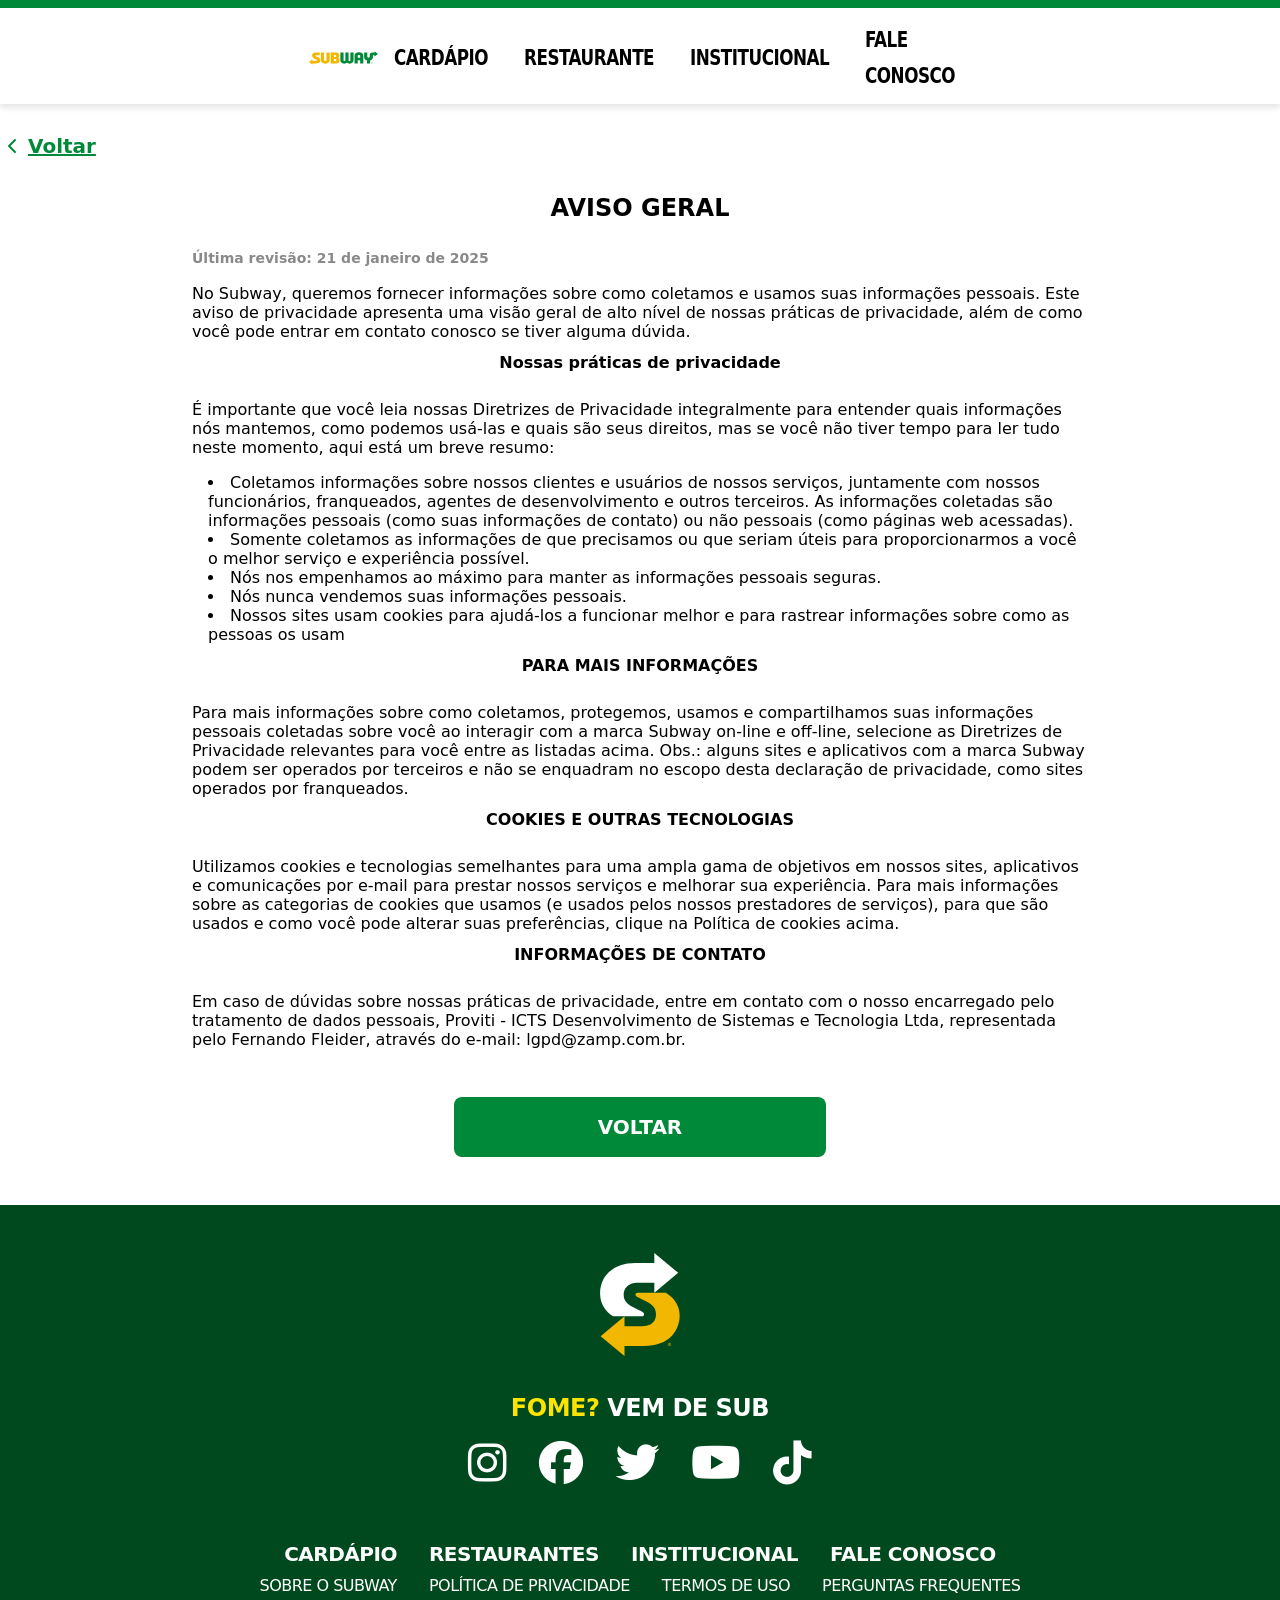
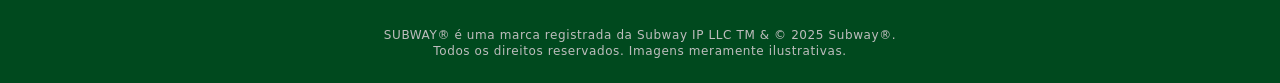
<file: termUse.html>
<!DOCTYPE html>
<html lang="pt-br">
<head>
    <meta charset="UTF-8">
    <meta name="viewport" content="width=device-width, initial-scale=1.0">
    <title>Termos de Uso | Subway® Brasil</title>
    <link rel="stylesheet" href="style.css">
    <link rel="shortcut icon" href="imagens/favicon/logo.ico" type="image/x-icon">
    <link rel="stylesheet" href="https://cdnjs.cloudflare.com/ajax/libs/font-awesome/6.5.0/css/all.min.css">

</head>
<body>
    <header>
        <div class="barra-verde"></div>
        <div class="menu">
            <a href="index.html" rel="prev"><img src="imagens/logo/logo.svg" alt="Logo do site" class="logo"></a>
            <nav class="nav"> 
                <a href="cardapio.html" class="nav-a"><span>CARDÁPIO</span></a>
                <a href="restaurante.html" target="_blank" rel="noopener" class="nav-a"><span>RESTAURANTE</span></a>
                <a href="institucional.html" class="nav-a"><span>INSTITUCIONAL</span></a>
                <a href="faleConosco.html" class="nav-a"><span>FALE CONOSCO</span></a>
            </nav>
        </div>
    </header>
    <main>
        <div class="mx">
            <a href="index.html"><svg xmlns="http://www.w3.org/2000/svg" width="24" height="24" viewBox="0 0 24 24" fill="none" stroke="currentColor" stroke-width="2" stroke-linecap="round" stroke-linejoin="round" class="lucide lucide-chevron-left"><path d="m15 18-6-6 6-6"></path></svg><span class="volt">Voltar</span></a>

            <div class="princ">
                <h2 class="center2">AVISO GERAL</h2>
                <h4>Última revisão: 21 de janeiro de 2025</h4>
                <p>No Subway, queremos fornecer informações sobre como coletamos e usamos suas informações pessoais. Este aviso de privacidade apresenta uma visão geral de alto nível de nossas práticas de privacidade, além de como você pode entrar em contato conosco se tiver alguma dúvida.</p>
                <strong class="center2">Nossas práticas de privacidade</strong>
                <p>É importante que você leia nossas Diretrizes de Privacidade integralmente para entender quais informações nós mantemos, como podemos usá-las e quais são seus direitos, mas se você não tiver tempo para ler tudo neste momento, aqui está um breve resumo:</p>
                <ul>
                    <li>Coletamos informações sobre nossos clientes e usuários de nossos serviços, juntamente com nossos funcionários, franqueados, agentes de desenvolvimento e outros terceiros. As informações coletadas são informações pessoais (como suas informações de contato) ou não pessoais (como páginas web acessadas).</li>
                    <li>Somente coletamos as informações de que precisamos ou que seriam úteis para proporcionarmos a você o melhor serviço e experiência possível.</li>
                    <li>Nós nos empenhamos ao máximo para manter as informações pessoais seguras.</li>
                    <li>Nós nunca vendemos suas informações pessoais.</li>
                    <li>Nossos sites usam cookies para ajudá-los a funcionar melhor e para rastrear informações sobre como as pessoas os usam</li>
                </ul>
                <strong class="center2">PARA MAIS INFORMAÇÕES</strong>
                <p>Para mais informações sobre como coletamos, protegemos, usamos e compartilhamos suas informações pessoais coletadas sobre você ao interagir com a marca Subway on-line e off-line, selecione as Diretrizes de Privacidade relevantes para você entre as listadas acima. Obs.: alguns sites e aplicativos com a marca Subway podem ser operados por terceiros e não se enquadram no escopo desta declaração de privacidade, como sites operados por franqueados.</p>

                <strong class="center2">COOKIES E OUTRAS TECNOLOGIAS</strong>

                <p>Utilizamos cookies e tecnologias semelhantes para uma ampla gama de objetivos em nossos sites, aplicativos e comunicações por e-mail para prestar nossos serviços e melhorar sua experiência. Para mais informações sobre as categorias de cookies que usamos (e usados pelos nossos prestadores de serviços), para que são usados e como você pode alterar suas preferências, clique na Política de cookies acima.</p>
                <strong class="center2">INFORMAÇÕES DE CONTATO</strong>
                <p>Em caso de dúvidas sobre nossas práticas de privacidade, entre em contato com o nosso encarregado pelo tratamento de dados pessoais, Proviti - ICTS Desenvolvimento de Sistemas e Tecnologia Ltda, representada pelo Fernando Fleider, através do e-mail: lgpd@zamp.com.br.</p>
                <div class="botton">
                    <button>VOLTAR</button>
                </div>
            </div>
        </div>
    </main>
    <footer class="footer">
        <img src="imagens/footer/logoFooter.svg" alt="" width="80" height="103">

        <p class="texto"><span class="destaque">FOME?</span> VEM DE SUB</p>

        <div class="link">
            <a href="https://www.instagram.com/subwaybrasil/" title="Instagram" target="_blank" rel="noopener"><i class="fab fa-instagram"></i></a>
            
            <a href="https://www.facebook.com/subwaybrasil" title="Facebook" target="_blank" rel="noopener"><i class="fab fa-facebook"></i></a>
            
            <a href="https://x.com/subwaybrasil" title="Twitter" target="_blank" rel="noopener"><i class="fab fa-twitter"></i></a>
            
            <a href="https://www.youtube.com/subwaybrasiloficial" title="YouTube" target="_blank" rel="noopener"><i class="fab fa-youtube"></i></a>
            
            <a href="https://www.tiktok.com/@subway.brasil?lang=pt-BR" title="TikTok" target="_blank" rel="noopener"><i class="fab fa-tiktok"></i></a>
        </div>

        <div class="opcoes">
            <a href="cardapio.html">CARDÁPIO</a>
            <a href="restaurante.html" target="_blank" rel="noopener">RESTAURANTES</a>
            <a href="institucional.html">INSTITUCIONAL</a>
            <a href="faleConosco.html">FALE CONOSCO</a>
        </div>

        <div class="opcoes2">
            <a href="institucional.html">SOBRE O SUBWAY</a>
            <a href="pltPriv.html">POLÍTICA DE PRIVACIDADE</a>
            <a href="termUse.html">TERMOS DE USO</a>
            <a href="#perguntas-frequentes">PERGUNTAS FREQUENTES</a>
        </div>

        <p class="final">SUBWAY® é uma marca registrada da Subway IP LLC TM & © 2025 Subway®. <br>Todos os direitos reservados. Imagens meramente ilustrativas.</p>
    </footer>
</body>
</html>
</file>
<file: style.css>
*{
    padding: 0px;
    margin: 0px;
    border: 0 solid;
    font-family: system-ui, -apple-system, BlinkMacSystemFont, 'Segoe UI', Roboto, Oxygen, Ubuntu, Cantarell, 'Open Sans', 'Helvetica Neue', sans-serif;
}

img{
    max-width: 100%;
}

header{
    position: fixed;
    width: 100%;
    background-color: white;
    z-index: 100;
    box-shadow: 0 4px 6px rgba(0, 0, 0, 0.1);
}

.barra-verde{ 
   background-color: rgb(0 137 56); 
   width: 100%; 
   height: .5rem; 
}

.menu{ 
    display: flex; 
    justify-content: space-between; 
    padding: 8px 309px 0 309px;
    align-items: center;
}

.logo{ /*Definindo o tamanho da logo*/
    width: 240.872px;
    height: 60px;
}

.nav{
    display: flex; 
    font-size: 1.05rem;
    letter-spacing: -0.5px;
    font-stretch: condensed;
    line-height: 1.75rem; /*Aumentando em 1.75x o espaçamento padrão entre as linhas*/
    gap: .25rem; /**/  
    align-items: center;  
    
}

.nav-a{
    color: black;
    margin-right: 1rem;
    margin-left: 1rem;
    text-decoration: none;
    letter-spacing: -0.5px;
    transform: scaleY(1.3);
    display: inline-block;
    font-weight: 600;
    height: 88px;
    display: flex;
    align-items: center;   
    cursor: pointer; 
}



.nav-aa{
    color: rgb(0 73 30);
    font-weight: 800;
}

.nav-a span {
    position: relative;
    padding-bottom: 4px;
    display: inline-block;
}

.nav-a span::after {
    content: "";
    position: absolute;
    left: 0;
    bottom: 0; 
    height: 1px;
    width: 0;
    background-color: black;
    transition: width 0.25s ease;
}

.nav-a:hover span::after {
    width: 100%;
}

/* Barra verde para item ativo */
.nav-a.active {
    position: relative;
    z-index: 10;
}

.nav-a.active::before {
    content: "";
    position: absolute;
    top: 0.3rem;
    left: 50%;
    transform: translateX(-50%);
    width: 50px;
    height: 6px;
    background-color: rgb(0 137 56);
    border-radius: 0 0 6px 6px;
}

/* Manter o hover effect mesmo no item ativo */
.nav-a.active:hover span::after {
    width: 100%;
}

main{
    padding-top: 100px;
    min-height: calc(100vh - 300px);
}

.carrosselSuper{
    position: relative;
    overflow: hidden;
    width: 100%;
  } 

  .carrossel {
    position: relative;
    height: 700px; 
  }
  
  .carrossel img {
    position: absolute;
    top: 0;
    left: 0;
    width: 100%;
    height: 100%;
    opacity: 0;
    transition: opacity 0.8s ease-in-out;
    object-fit: cover;
    z-index: 0;
  }
  
  .carrossel img.ativa {
    opacity: 1;
    z-index: 1;
  }
  .carrossel-botao {
    position: absolute;
    top: 50%;
    transform: translateY(-50%);
    background-color: #F3B60D;
    color: black;
    border: none;
    cursor: pointer;
    font-size: 22px;
    z-index: 2;
    width: 32px;
    height: 32px;
    border-radius: 50%;
    display: flex;
    align-items: center;
    justify-content: center;
  }
  
  .carrossel-botao.esquerda {
    left: 60px;
  }
  
  .carrossel-botao.direita {
    right: 60px;
  }
  
  .bolinhas {
    position: absolute;
    bottom: 15px;
    left: 50%;
    transform: translateX(-50%);
    display: flex;
    gap: 10px;
    z-index: 3;
  }
  
  .bolinha {
    width: 12px;
    height: 12px;
    background-color: #E5E5E5;
    border-radius: 50%;
    cursor: pointer;
    transition: 0.1s ease;
  }
  
  .bolinha.ativa {
    background-color: #F3B60D;
}

.mouse {
    display: block;
    margin: 40px auto 0 auto;
    height: auto;
}

.container-fundoVerde {
    position: relative;
    width: 1240px;
    height: 540px;
    margin: 40px auto 0;
}
  
.fundoVerde {
    position: absolute;
    top: 0;
    left: 50%;
    transform: translateX(-50%);
    width: 1240px;
    height: 540px;
    border-radius: 40px;
}
  
.mao {
    position: absolute;   
    bottom: 25px;
    left: -333px;
    z-index: 2;
    width: 1000px; 
    height: auto;
}
  
.lado-direito {
    position: absolute;
    top: 50%;
    right: 2rem;
    transform: translateY(-50%);
    display: flex;
    flex-direction: column;
    gap: 1.75rem;
    z-index: 3;
}

.carrossel2 {
    position: relative;
    width: 100%; 
    margin: 100px auto 0 auto; 
    overflow: hidden;
  }
  
  .carrossel2 img {
    position: absolute;
    width: 100%;
    height: 100%;
    opacity: 0;
    transition: opacity 0.5s ease;
  }
  
  .carrossel2 img.ativa {
    opacity: 1;
    position: relative;
  }
  
  .carrossel-botao {
    position: absolute;
    top: 50%;
    transform: translateY(-50%);
    background-color: #F3B60D;
    color: black;
    border: none;
    cursor: pointer;
    font-size: 22px;
    z-index: 2;
    width: 32px;
    height: 32px;
    border-radius: 50%;
    display: flex;
    align-items: center;
    justify-content: center;
  }
  
  .carrossel2 .esquerda {
    left: 10px;
  }
  
  .carrossel2 .direita {
    right: 10px;
  }
  
  .bolinhas2 {
    position: absolute;
    bottom: 15px;
    width: 100%;
    display: flex;
    justify-content: center;
    gap: 10px;
  }
  
  .bolinha2 {
    width: 12px;
    height: 12px;
    background: #E5E5E5;
    border-radius: 50%;
    cursor: pointer;
    transition: 0.3s ease;
  }
  
  .bolinha2.ativa {
    background: #F3B60D;
  }  
  
.footer{
    background-color: rgb(0 73 30);
    color: white;
    display: flex;
    align-items: center;
    justify-content: center;
    flex-direction: column;
    padding-top: 3rem;
    padding-bottom: 1.5rem;
}

.texto{
    margin: 36px 0 16px 0;
    font-size: 1.5rem;
    line-height: 2rem;
    letter-spacing: -0.5px;
    font-stretch: condensed;
    font-weight: 700;
}

.destaque{
    color: rgb(252 227 0);
}

.link, .link a{
    display: flex;
    justify-content: center;
    align-items: center;
    gap: 2rem;
    color: white; 
    transition: color 0.3s;
    font-size: 44px;
    text-decoration: none;
}
  
.link a:hover i {
    color: rgb(252, 227, 0);  
}

.opcoes, .opcoes2{
    display: flex;
    gap: 2rem;
}

.opcoes{
    margin-top: 3.5rem;
}

.opcoes2{
    margin-top: .5rem;
}

.opcoes a{
    color: white;
    letter-spacing: -0.5px;
    font-stretch: condensed;
    font-weight: 700;
    text-decoration: none;
    font-size: 1.25rem;
    line-height: 1.75rem;
}

.opcoes2 a{
    color: white;
    letter-spacing: -0.5px;
    font-stretch: condensed;
    font-weight: 500;
    text-decoration: none;
}

.opcoes a:hover{
    color: rgb(252, 227, 0); 
}

.opcoes2 a:hover{
    color: rgb(252, 227, 0); 
}

.final{
    color: rgb(189 189 189);
    letter-spacing: .05em;
    font-size: .75rem;
    line-height: 1rem;
    margin-top: 2rem;
    text-align: center;
}

.tudao {
    background-image: url(imagens/fundo/textura.webp);
    background-repeat: no-repeat;
    background-size: contain;  
}

.tudo{
    max-width: 46rem;
    padding-top: 5rem;
    margin-left: 309px;
    margin-right: auto;
}

.titulo{
    color: rgb(0, 137, 56);
    letter-spacing: -1px;
    font-stretch: condensed;
    font-weight: 900;
    text-decoration: none;
    font-size: 3.75rem;
    line-height: 1rem;
}

.linha{
    background-color: rgb(0, 137, 56);
    width: 5rem;
    border-radius:9999px ;
    height: .25rem;
    display: block;
    margin-top: 2rem;
}

.textoC{
    font-size: 1rem;
    line-height: 1.5rem;
    margin-top: 1rem;
}

.textoC2{
    font-size: 1rem;
    line-height: 1.5rem;
    font-weight: 600;
    margin-top: 1rem;
}

.dados{
    max-width: 36rem;
    margin-top: 2.5rem;
    margin-bottom: 2.5rem;
}

.text2{
    color: rgb(0 73 30);
    font-weight: 700;
    font-size: 1.875rem;
    line-height: 2.25rem;
    margin-bottom: .75rem;
    display: block;
}

.input{
    box-shadow: rgba(0, 0, 0, 0.09) 0px 6px 9px 0px;
    padding-top: 1rem;
    padding-bottom: 1rem;
    padding-left: 1rem;
    padding-right: 1rem;
    background-color: rgb(245 245 245);
    border-color: rgb(226 226 226);
    border-width: 1px;
    border-radius: .5rem;
    width: 100%;
}

.caixas{
    margin-bottom: 1rem;
}

textarea.input{
    resize: none;
    min-height: 13rem;
}

.enviar{
    color: rgb(0 73 30);
    font-weight: 600;
    font-size: 1.25rem;
    line-height: 1.75rem;
    padding-top: 4.5px;
    padding-bottom: 8.5px;
    padding-left: 1.25rem;
    padding-right: 1.25rem;
    background-color: rgb(255 255 255);
    border-color: rgb(0 73 30);
    border-width: 2px;
    border-radius: 9999px;
    margin-top: 1.5rem;
    cursor: pointer;
}

.titulo2{
    color: rgb(0 137 56);
    font-size: 3rem;
    line-height: 1;
    font-weight: 900;
    margin-top: 2rem;
}

.linha2{
    background-color: rgb(0, 137, 56);
    width: 5rem;
    border-radius:9999px ;
    height: .25rem;
    display: block;
    margin-top: 1rem;
    margin-bottom: 1rem;
}

.principal{
    justify-content: space-between;
    align-items: center;
    box-shadow: 0px 6px 9px 0px #00000017;
    padding: 1rem 1.5rem;
    background-color: rgb(245 245 245);
    border-color: rgb(226 226 226);
    border-width: 1px;
    border-radius: .5rem;
    width: 100%;
    margin-bottom: -10px;
    display: flex;
    gap: 1rem;
    cursor: pointer;
}

.h6{
    font-size: 1.25rem;
    line-height: 1.75rem;
    max-width: none;
    font-weight: 600;
}

.button{
    width: 40px;
    height: 40px;
    min-width: 40px;
    min-height: 40px;
    border: 2px solid rgb(0, 73, 30); /* borda verde escura */
    border-radius: 50%; /* forma circular */
    display: flex;
    align-items: center;
    justify-content: center;
    font-weight: bolder;
    font-size: 2rem;
    color: rgb(0, 73, 30); /* cor do + */
    box-sizing: border-box;
}

.conteudo {
    max-height: 0;
    overflow: hidden;
    transition: max-height 0.5s ease, padding 0.5s ease, margin 0.5s ease;
    padding: 0px 1.5rem;
    margin-bottom: 0;
    background-color: rgb(255 255 255);
    border-radius: .5rem;
    border-top-left-radius: 0;
    border-top-right-radius: 0;
    font-size: 1rem;
    color: #333;
    border: none;
}

.conteudo.ativo {
    max-height: 500px; 
    padding-top: 1.5rem;
    padding-bottom: 1.5rem;
    margin-bottom: 1rem;
    border: 1px solid rgb(226 226 226);
    border-top: none;
}

.box{
    margin-bottom: 2rem;
}  

.max{
    width: 100%;
    min-height: 100vh;
}

.cont{
    padding-top: 2.75rem;
    max-width: 1288px;
    margin-left: auto;
    margin-right: auto;
}
.conteudo2{
    max-width: 48rem;
}

.texto3{
    font-size: 3.5rem;
    line-height: 1;
    color: rgb(0 137 56);
    font-weight: 800;
    letter-spacing: -3px;
    margin: 0;
}

.block{
    background-color: rgb(0 137 56);
    border-radius: 9999px;
    width: 5rem;
    height: .25rem;
    display: block;
    margin-top: .5rem;
}

.part{
    margin-bottom: 3rem;
}

.part h5{
    font-size: 1.875rem;
    line-height: 2.25rem;
    color: rgb(0 73 30);
    font-weight: 700;
    margin-top: 2rem;
}

.part p{
    color: rgb(33 33 33);
    font-size: 1.1rem;
    line-height: 1.5rem;
    text-align: justify;
    margin-top: .5rem;
}

.part img{
    border-radius: 40px;
    margin-top: 1.5rem;
    margin-bottom: 1.5rem;
    max-width: 100%;
    height: auto;
    display: block;
}

.carrossel4{
    margin-top: 0;
}

.max{
    width: 100%;
    min-height: 100vh;
    max-width: 1288px;
    margin-left: auto;
    margin-right: auto;
}

.minn a{
    color: rgb(0 137 56);
    font-weight: 700;
    font-size: 1.25rem;
    line-height: 1.75rem;
    padding-top: 2rem;
    gap: .25rem;
    align-items: center;
    margin-left: 1rem;
}

.cont2{
    padding-left: 1rem;
    padding-right: 1rem;
    max-width: 56rem;
    margin-top: 2rem;
    margin-left: auto;
    margin-right: auto;
}


.textCenter{
    text-align: center;
}

.textCenter h2{
    font-weight: 700;
    font-size: 1.5rem;
    line-height: 2rem;
    margin-bottom: 1.5rem;
}

.textCenter h5{
    color: rgb(35 31 32);
    font-size: .875rem;
    line-height: 1.25rem;
    text-align: left;
    margin-bottom: 1rem;
}

.cont2 p{
    margin-bottom: 2rem;
}

.cont2 li{
    padding-left: 1rem;
    margin-bottom: 1rem;
    list-style-position: inside;
}

.text1{
    font-weight: 600;
}

.menuCardapio { 
    display: flex;
    justify-content: center;
    gap: 40px;
    margin-top: 50px;
    position: sticky;
    top: 95px;
    background: white; 
    z-index: 95; 
    padding: 10px 0;
}

.itemMenu {
    display: flex;
    flex-direction: column;
    align-items: center;
    text-align: center;
    color: rgb(189, 189, 189);
    transition: color 0.3s;
    cursor: pointer;
    min-width: 149.75px;
    max-width: 149.75px;
}

.itemMenu:hover {
    color: green;
}

.itemMenu img {
    width: 40px;
    height: 40px;
    filter: grayscale(100%) brightness(0.75); /* cinza */
    transition: filter 0.3s;
}

.itemMenu:hover img {
    filter: none; /* cor original */
}

.itemMenu span {
    margin-top: .75rem;
    font-size: 14px;
    font-weight: 600;
}

.pagina {
    display: grid;
    grid-template-columns: repeat(12, 1fr);
    gap: 20px;
    padding: 20px;
    max-width: 1288px;
    margin-top: 6rem;
    margin-left: auto;
    margin-right: auto;
}
  
.menuLateral {
    grid-column: span 2;
    max-width: 14rem;
}
  
.menuLateral ol {
    list-style: none;
}
  
.menuLateral li {
    background-color: #ddd;
    margin-bottom: 10px;
    padding-top: .25rem;
    padding-bottom: .25rem;
    padding-left: 1rem;
    padding-right: .5rem;
    cursor: pointer;
    border-radius: 99px;
    display: flex;            /* coloca o texto e a seta na mesma linha */
    align-items: center;      /* alinha verticalmente */
    justify-content: space-between;
}
  
.menuLateral li.active {
    background-color: rgb(0 137 56);
    color: white;
    font-weight: 700;
}
  
.produtosMenu {
    grid-column: span 10;
    margin-left: 30px;
}
  
.produtosMenu h1 {
    font-size: 2em;
    margin-bottom: 20px;
    color: rgb(0 137 56);
}
  
.cards {
    display: grid;
    grid-template-columns: repeat(3, 1fr);
    gap: 15px;
    margin-bottom: 2.75rem;
    cursor: pointer;
}
  
.card {
    position: relative;
    display: flex;
    flex-direction: column;
    background-color: white;
    box-shadow: 0 0 5px rgba(0, 0, 0, 0.1);
    border: 1px solid rgb(226 226 226 );
    border-radius: 32px;
    text-align: center;
    padding: 10px;
    max-width: 18rem;
    transition:background-color 0.1s ease;
}

.card:hover {
    background-color: rgb(0 137 56);
}

.card .lupa {
    position: absolute;
    top: 70%;
    left: 50%;
    transform: translate(-50%, -50%);
    width: 64px;
    height: 64px;
    opacity: 0;
    transition: opacity 0.1s ease;
    pointer-events: none;
}
.card:hover .lupa {
    opacity: 1;
}


.card .lupa svg {
    cursor: pointer;
    filter: drop-shadow(0 2px 4px rgba(0,0,0,0.4));
}

.card img {
    max-height: 304px;
    border-radius: 8px;
    border-radius: 32px;    
}
  
.card p {
    margin-top: 10px;
    font-weight: bold;
    text-align: left;
    font-size: 1.2rem;
    padding: 10px;
} 

.setas {
    justify-content: space-between;
    display: flex;           
    align-items: center; 
    gap: 10px;
    margin-bottom: 2.75rem;
    width: 100%;
    max-width: 100%;
    box-sizing: border-box;
}

.setas h1 {
    margin: 0;
    font-size: 3rem;
}   
.tamanho1 {
    font-size: 17px;
    text-align: center;
    font-weight: 500;
}

.def1 {
    text-decoration: underline;
    font-weight: bold;
}

table {
    width: 100%;
    border-collapse: collapse;
    margin-top: 20px;
    font-family: Arial, sans-serif;
  }
  
  th, td {
    border: 1px solid #000;
    padding: 10px;
    text-align: center;
    vertical-align: top;
  }
  
  th {
    background-color: #f2f2f2;
    font-weight: bold;
    
  }

  .info-container {
    display: flex;
    flex-wrap: wrap;
    gap: 20px;
    margin-bottom: 10px;
  }
  
  .info-col {
    flex: 1;
    min-width: 200px;
    list-style-type: disc;
    padding-left: 16px;
    margin: 0;
  }
  
  .info-col li {
    margin-bottom: 4px;
    font-size: 14px;
    line-height: 1.3;
  }
  
  .sensiveis {
    list-style-type: disc;
    padding-left: 16px;
    margin-top: 5px;
  }
  
  .sensiveis li {
    margin-bottom: 4px;
    font-size: 14px;
    line-height: 1.3;
  }

  .center {
    text-align: center;
  }

.mx{
    max-width: 1288px;
    margin-left: auto;
    margin-right: auto;
}

.mx a{
    color: rgb(0 137 56);
    font-weight: 700;
    font-size: 1.25rem;
    line-height: 1.75rem;
    margin-top: 2rem;
    gap: .25rem;
    align-items: center;
    display: flex;
}


.princ{
    padding-left: 1rem;
    padding-right: 1rem;
    max-width: 56rem;
    margin-top: 2rem;
    margin-left: auto;
    margin-right: auto;
}

.princ h2{
    font-weight: 700;
    font-size: 1.5rem;
    line-height: 2rem;
    margin-bottom: 1.5rem;
}

.princ h4{
    color: rgba(64, 64, 64, 0.62);
    font-size: .875rem;
    line-height: 1.25rem;
    text-align: left;
    margin-bottom: 1rem;
}

.princ strong{
    margin-top: .75rem;
    margin-bottom: 1.75rem;
    font-weight: bolder;
}

.center2{
    text-align: center;
    display: block;
}

.princ ul{
    margin-top: 1rem;
    list-style-position: inside;
    padding-left: 1rem;
}

.botton{
    padding-top: 3rem;
    padding-bottom: 3rem;
    justify-content: center;
    align-items: center;
    width: 100%;
    display: flex;
}

.botton button{
    color: rgb(255 255 255);
    font-weight: 600;
    font-size: 1.25rem;
    line-height: 1.75rem;
    padding: 1rem 9rem;
    background-color: rgb(0 137 56);
    border-radius: .5rem;
    cursor: pointer;
}
</file>
